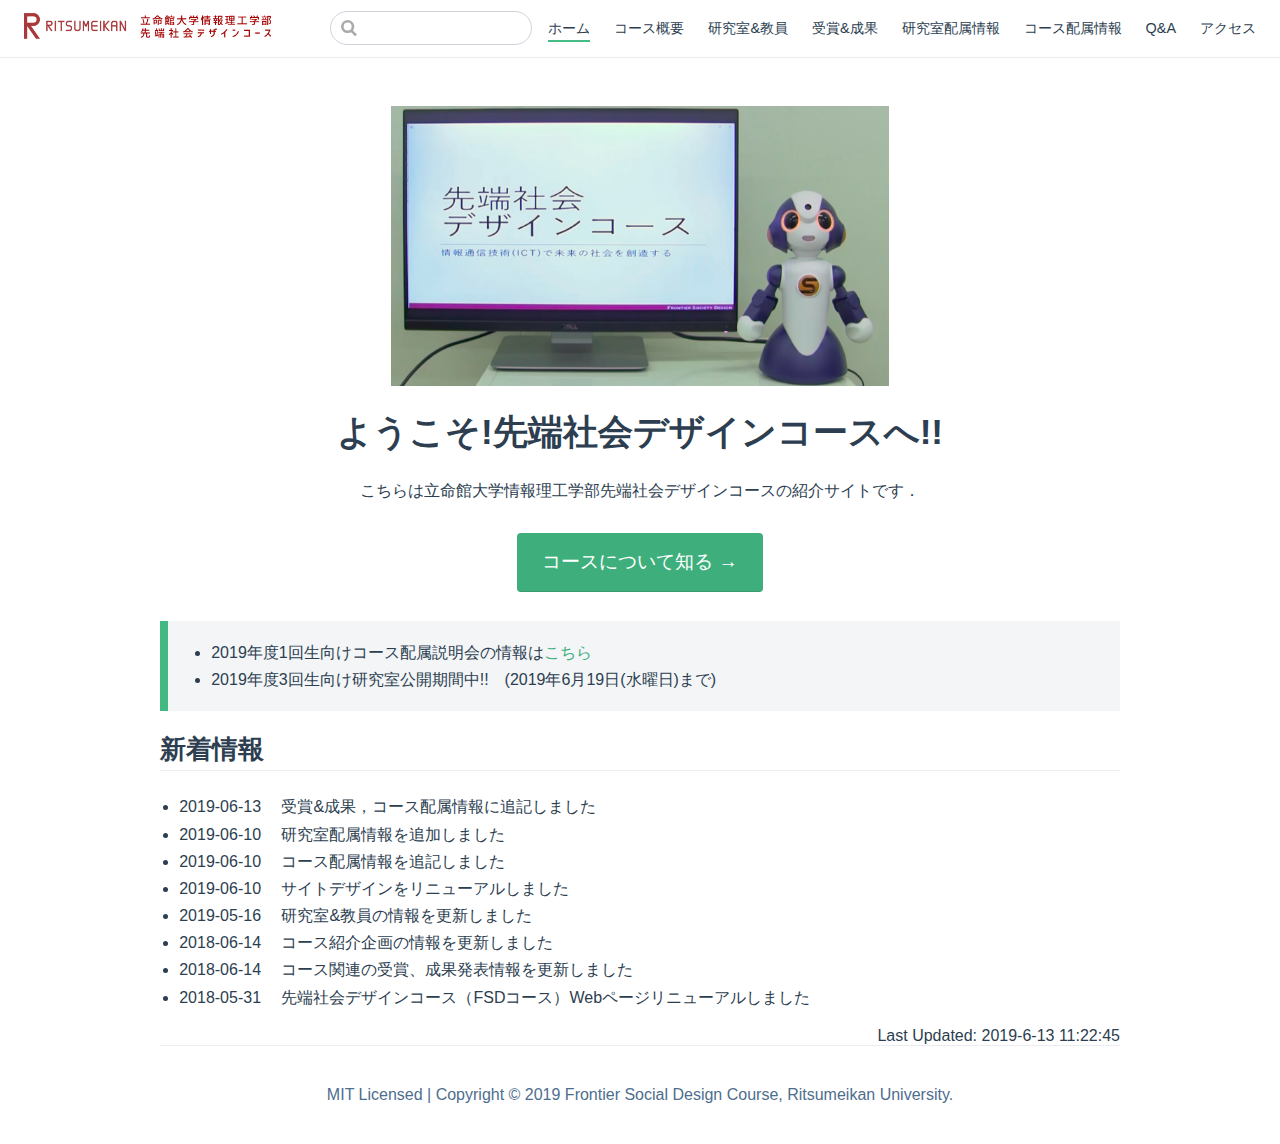
<file: index.html>
<!DOCTYPE html>
<html lang="ja">
  <head>
    <meta charset="utf-8">
    <meta name="viewport" content="width=device-width,initial-scale=1">
    <title>立命館大学 情報理工学部 先端社会デザインコース</title>
    <meta name="description" content="">
    <link rel="icon" type="image/png" href="assets/img/favicon.ico">
  <link rel="stylesheet" type="text/css" href="https://fonts.googleapis.com/css?family=Nunito+Sans:400,700,900">
    <meta name="og:url" content="https://www.fsd.ise.ritsumei.ac.jp"><meta name="og:type" content="website"><meta name="og:title" content="立命館大学情報理工学部先端社会デザインコース"><meta name="og:description" content="立命館大学情報理工学部先端社会デザインコースの公式サイトです"><meta name="og:image" content="/assets/img/images/1.jpg">
    <link rel="preload" href="/assets/css/0.styles.66b4b140.css" as="style"><link rel="preload" href="/assets/js/app.4ae58cb5.js" as="script"><link rel="preload" href="/assets/js/3.7acbf32a.js" as="script"><link rel="preload" href="/assets/js/2.1344c30c.js" as="script"><link rel="preload" href="/assets/js/6.e28913fe.js" as="script"><link rel="prefetch" href="/assets/js/10.4188062b.js"><link rel="prefetch" href="/assets/js/11.ef052476.js"><link rel="prefetch" href="/assets/js/12.03fa899f.js"><link rel="prefetch" href="/assets/js/13.2492c3f8.js"><link rel="prefetch" href="/assets/js/14.959e7fba.js"><link rel="prefetch" href="/assets/js/4.47a567e3.js"><link rel="prefetch" href="/assets/js/5.c2bc84ff.js"><link rel="prefetch" href="/assets/js/7.35b9ebbd.js"><link rel="prefetch" href="/assets/js/8.4a0cc037.js"><link rel="prefetch" href="/assets/js/9.e9fdb586.js">
    <link rel="stylesheet" href="/assets/css/0.styles.66b4b140.css">
  </head>
  <body>
    <div id="app" data-server-rendered="true"><div class="theme-container no-sidebar"><header class="navbar"><div class="sidebar-button"><svg xmlns="http://www.w3.org/2000/svg" aria-hidden="true" role="img" viewBox="0 0 448 512" class="icon"><path fill="currentColor" d="M436 124H12c-6.627 0-12-5.373-12-12V80c0-6.627 5.373-12 12-12h424c6.627 0 12 5.373 12 12v32c0 6.627-5.373 12-12 12zm0 160H12c-6.627 0-12-5.373-12-12v-32c0-6.627 5.373-12 12-12h424c6.627 0 12 5.373 12 12v32c0 6.627-5.373 12-12 12zm0 160H12c-6.627 0-12-5.373-12-12v-32c0-6.627 5.373-12 12-12h424c6.627 0 12 5.373 12 12v32c0 6.627-5.373 12-12 12z"></path></svg></div> <a href="/" class="home-link router-link-exact-active router-link-active"><img src="assets/img/logo.png" alt="立命館大学 情報理工学部 先端社会デザインコース" class="logo"></a> <div class="links"><div class="search-box"><input aria-label="Search" autocomplete="off" spellcheck="false" value=""> <!----></div> <nav class="nav-links can-hide"><div class="nav-item"><a href="/" class="nav-link router-link-exact-active router-link-active">ホーム</a></div><div class="nav-item"><a href="/about.html" class="nav-link">コース概要</a></div><div class="nav-item"><a href="/research.html" class="nav-link">研究室&amp;教員</a></div><div class="nav-item"><a href="/award.html" class="nav-link">受賞&amp;成果</a></div><div class="nav-item"><a href="/linfo.html" class="nav-link">研究室配属情報</a></div><div class="nav-item"><a href="/cinfo.html" class="nav-link">コース配属情報</a></div><div class="nav-item"><a href="/qanda.html" class="nav-link">Q&amp;A</a></div><div class="nav-item"><a href="/access.html" class="nav-link">アクセス</a></div> <!----></nav></div></header> <div class="sidebar-mask"></div> <aside class="sidebar"><nav class="nav-links"><div class="nav-item"><a href="/" class="nav-link router-link-exact-active router-link-active">ホーム</a></div><div class="nav-item"><a href="/about.html" class="nav-link">コース概要</a></div><div class="nav-item"><a href="/research.html" class="nav-link">研究室&amp;教員</a></div><div class="nav-item"><a href="/award.html" class="nav-link">受賞&amp;成果</a></div><div class="nav-item"><a href="/linfo.html" class="nav-link">研究室配属情報</a></div><div class="nav-item"><a href="/cinfo.html" class="nav-link">コース配属情報</a></div><div class="nav-item"><a href="/qanda.html" class="nav-link">Q&amp;A</a></div><div class="nav-item"><a href="/access.html" class="nav-link">アクセス</a></div> <!----></nav>  <ul class="sidebar-links"><li><section class="sidebar-group depth-0"><p class="sidebar-heading open"><span>Home</span> <!----></p> <ul class="sidebar-links sidebar-group-items"><li><a href="/#新着情報" class="sidebar-link">新着情報</a><ul class="sidebar-sub-headers"></ul></li></ul></section></li></ul> </aside> <main aria-labelledby="main-title" class="home"><header class="hero"><img src="assets/img/images/1.jpg" alt="hero"> <!----></header> <!----> <div class="theme-default-content custom content__default"><!----> <div style="text-align:center;"><h1>ようこそ!先端社会デザインコースへ!!</h1> <p>こちらは立命館大学情報理工学部先端社会デザインコースの紹介サイトです．</p></div> <div class="hero"><p class="action"><a href="about.html" class="nav-link action-button">コースについて知る →</a></p></div> <div class="tip custom-block"><ul><li>2019年度1回生向けコース配属説明会の情報は<a href="/cinfo.html" title="コース配属情報">こちら</a></li> <li>2019年度3回生向け研究室公開期間中!!　(2019年6月19日(水曜日)まで)</li></ul></div> <h2 id="新着情報"><a href="#新着情報" aria-hidden="true" class="header-anchor">#</a> 新着情報</h2> <ul><li>2019-06-13 　受賞&amp;成果，コース配属情報に追記しました</li> <li>2019-06-10 　研究室配属情報を追加しました</li> <li>2019-06-10 　コース配属情報を追記しました</li> <li>2019-06-10 　サイトデザインをリニューアルしました</li> <li>2019-05-16 　研究室&amp;教員の情報を更新しました</li> <li>2018-06-14 　コース紹介企画の情報を更新しました</li> <li>2018-06-14 　コース関連の受賞、成果発表情報を更新しました</li> <li>2018-05-31 　先端社会デザインコース（FSDコース）Webページリニューアルしました</li></ul></div> <div class="last-updated" style="text-align:right"><span class="prefix">Last Updated: </span> <span class="time">2019-6-13 11:22:45</span></div> <div class="footer">
      MIT Licensed | Copyright © 2019 Frontier Social Design Course, Ritsumeikan University.
    </div></main></div><div class="global-ui"></div></div>
    <script src="/assets/js/app.4ae58cb5.js" defer></script><script src="/assets/js/3.7acbf32a.js" defer></script><script src="/assets/js/2.1344c30c.js" defer></script><script src="/assets/js/6.e28913fe.js" defer></script>
  </body>
</html>
</file>
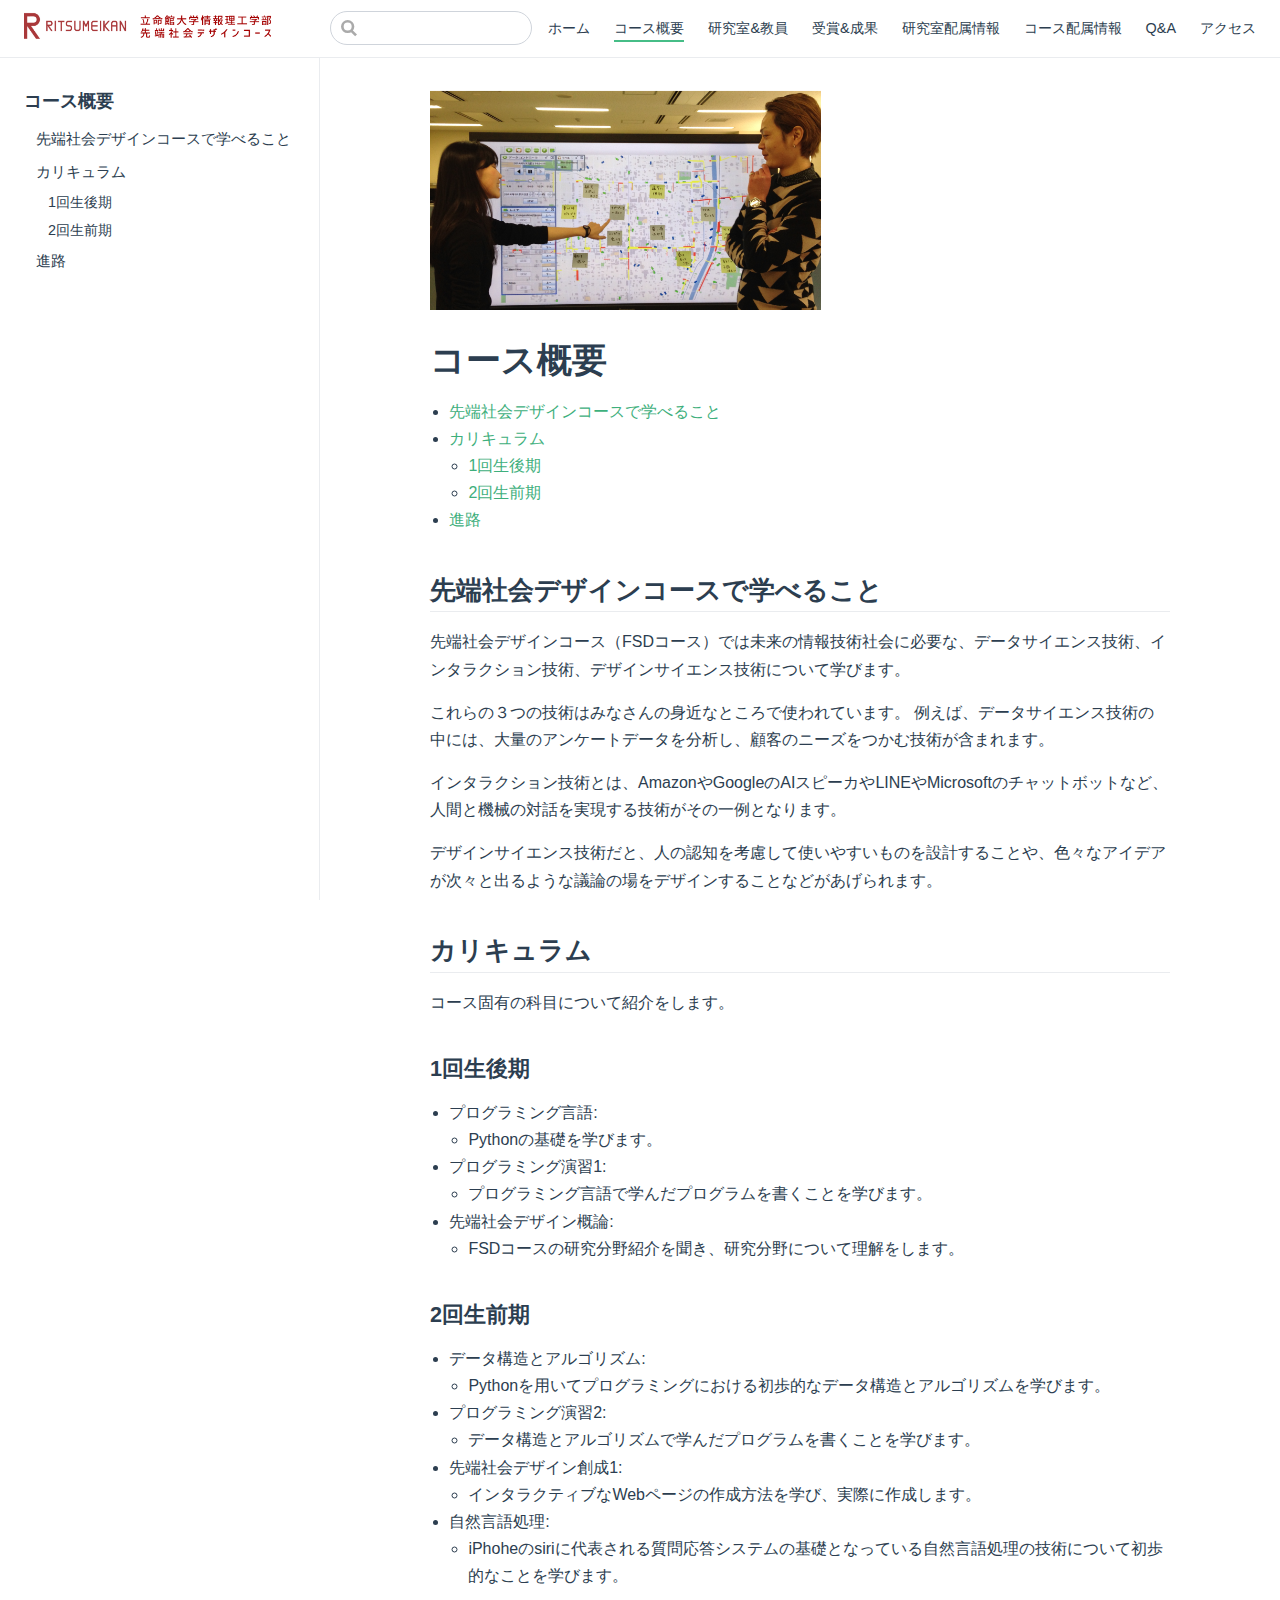
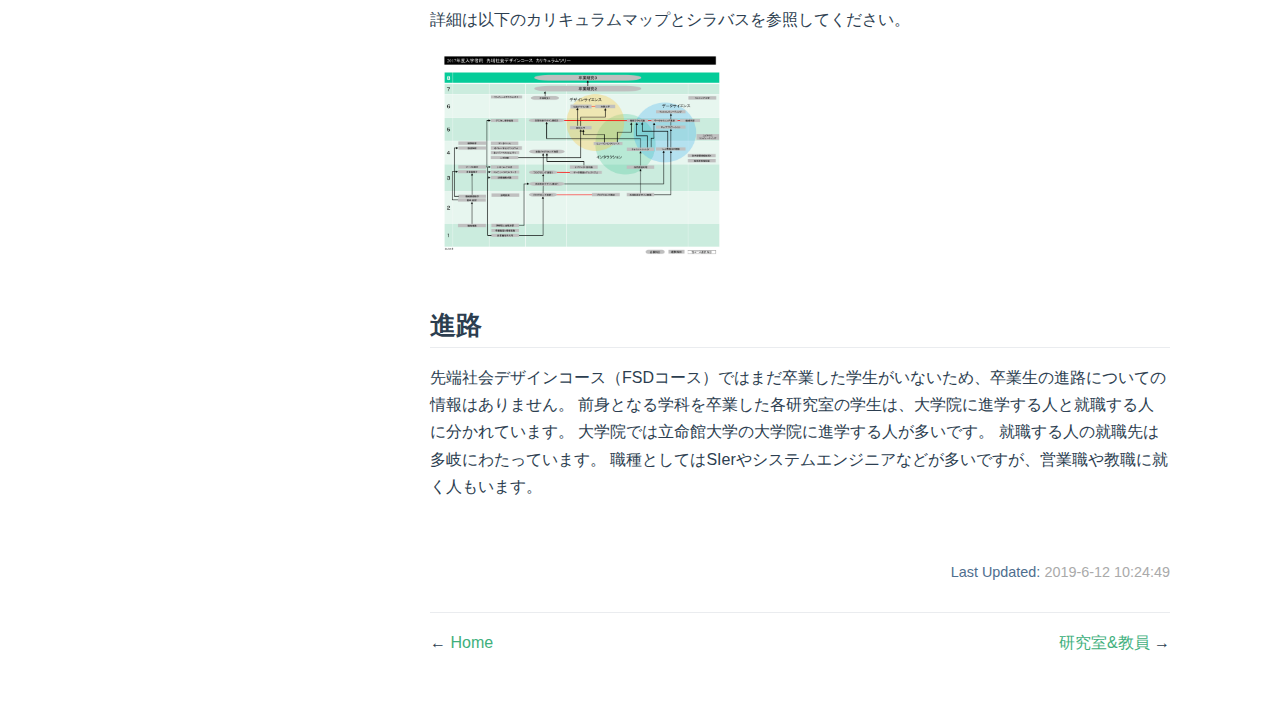
<file: about.html>
<!DOCTYPE html>
<html lang="ja">
  <head>
    <meta charset="utf-8">
    <meta name="viewport" content="width=device-width,initial-scale=1">
    <title>コース概要 | 立命館大学 情報理工学部 先端社会デザインコース</title>
    <meta name="description" content="">
    <link rel="icon" type="image/png" href="assets/img/favicon.ico">
  <link rel="stylesheet" type="text/css" href="https://fonts.googleapis.com/css?family=Nunito+Sans:400,700,900">
    
    <link rel="preload" href="/assets/css/0.styles.66b4b140.css" as="style"><link rel="preload" href="/assets/js/app.4ae58cb5.js" as="script"><link rel="preload" href="/assets/js/3.7acbf32a.js" as="script"><link rel="preload" href="/assets/js/2.1344c30c.js" as="script"><link rel="preload" href="/assets/js/7.35b9ebbd.js" as="script"><link rel="prefetch" href="/assets/js/10.4188062b.js"><link rel="prefetch" href="/assets/js/11.ef052476.js"><link rel="prefetch" href="/assets/js/12.03fa899f.js"><link rel="prefetch" href="/assets/js/13.2492c3f8.js"><link rel="prefetch" href="/assets/js/14.959e7fba.js"><link rel="prefetch" href="/assets/js/4.47a567e3.js"><link rel="prefetch" href="/assets/js/5.c2bc84ff.js"><link rel="prefetch" href="/assets/js/6.e28913fe.js"><link rel="prefetch" href="/assets/js/8.4a0cc037.js"><link rel="prefetch" href="/assets/js/9.e9fdb586.js">
    <link rel="stylesheet" href="/assets/css/0.styles.66b4b140.css">
  </head>
  <body>
    <div id="app" data-server-rendered="true"><div class="theme-container"><header class="navbar"><div class="sidebar-button"><svg xmlns="http://www.w3.org/2000/svg" aria-hidden="true" role="img" viewBox="0 0 448 512" class="icon"><path fill="currentColor" d="M436 124H12c-6.627 0-12-5.373-12-12V80c0-6.627 5.373-12 12-12h424c6.627 0 12 5.373 12 12v32c0 6.627-5.373 12-12 12zm0 160H12c-6.627 0-12-5.373-12-12v-32c0-6.627 5.373-12 12-12h424c6.627 0 12 5.373 12 12v32c0 6.627-5.373 12-12 12zm0 160H12c-6.627 0-12-5.373-12-12v-32c0-6.627 5.373-12 12-12h424c6.627 0 12 5.373 12 12v32c0 6.627-5.373 12-12 12z"></path></svg></div> <a href="/" class="home-link router-link-active"><img src="assets/img/logo.png" alt="立命館大学 情報理工学部 先端社会デザインコース" class="logo"></a> <div class="links"><div class="search-box"><input aria-label="Search" autocomplete="off" spellcheck="false" value=""> <!----></div> <nav class="nav-links can-hide"><div class="nav-item"><a href="/" class="nav-link">ホーム</a></div><div class="nav-item"><a href="/about.html" class="nav-link router-link-exact-active router-link-active">コース概要</a></div><div class="nav-item"><a href="/research.html" class="nav-link">研究室&amp;教員</a></div><div class="nav-item"><a href="/award.html" class="nav-link">受賞&amp;成果</a></div><div class="nav-item"><a href="/linfo.html" class="nav-link">研究室配属情報</a></div><div class="nav-item"><a href="/cinfo.html" class="nav-link">コース配属情報</a></div><div class="nav-item"><a href="/qanda.html" class="nav-link">Q&amp;A</a></div><div class="nav-item"><a href="/access.html" class="nav-link">アクセス</a></div> <!----></nav></div></header> <div class="sidebar-mask"></div> <aside class="sidebar"><nav class="nav-links"><div class="nav-item"><a href="/" class="nav-link">ホーム</a></div><div class="nav-item"><a href="/about.html" class="nav-link router-link-exact-active router-link-active">コース概要</a></div><div class="nav-item"><a href="/research.html" class="nav-link">研究室&amp;教員</a></div><div class="nav-item"><a href="/award.html" class="nav-link">受賞&amp;成果</a></div><div class="nav-item"><a href="/linfo.html" class="nav-link">研究室配属情報</a></div><div class="nav-item"><a href="/cinfo.html" class="nav-link">コース配属情報</a></div><div class="nav-item"><a href="/qanda.html" class="nav-link">Q&amp;A</a></div><div class="nav-item"><a href="/access.html" class="nav-link">アクセス</a></div> <!----></nav>  <ul class="sidebar-links"><li><section class="sidebar-group depth-0"><p class="sidebar-heading open"><span>コース概要</span> <!----></p> <ul class="sidebar-links sidebar-group-items"><li><a href="/about.html#先端社会デザインコースで学べること" class="sidebar-link">先端社会デザインコースで学べること</a><ul class="sidebar-sub-headers"></ul></li><li><a href="/about.html#カリキュラム" class="sidebar-link">カリキュラム</a><ul class="sidebar-sub-headers"><li class="sidebar-sub-header"><a href="/about.html#_1回生後期" class="sidebar-link">1回生後期</a></li><li class="sidebar-sub-header"><a href="/about.html#_2回生前期" class="sidebar-link">2回生前期</a></li></ul></li><li><a href="/about.html#進路" class="sidebar-link">進路</a><ul class="sidebar-sub-headers"></ul></li></ul></section></li></ul> </aside> <main class="page"> <div class="theme-default-content content__default"><img src="assets/img/images/3.jpg" height="220" alt="ディスカッションの様子"> <h1 id="コース概要"><a href="#コース概要" aria-hidden="true" class="header-anchor">#</a> コース概要</h1> <p></p><div class="table-of-contents"><ul><li><a href="#先端社会デザインコースで学べること">先端社会デザインコースで学べること</a></li><li><a href="#カリキュラム">カリキュラム</a><ul><li><a href="#_1回生後期">1回生後期</a></li><li><a href="#_2回生前期">2回生前期</a></li></ul></li><li><a href="#進路">進路</a></li></ul></div><p></p> <h2 id="先端社会デザインコースで学べること"><a href="#先端社会デザインコースで学べること" aria-hidden="true" class="header-anchor">#</a> 先端社会デザインコースで学べること</h2> <p>先端社会デザインコース（FSDコース）では未来の情報技術社会に必要な、データサイエンス技術、インタラクション技術、デザインサイエンス技術について学びます。</p> <p>これらの３つの技術はみなさんの身近なところで使われています。 例えば、データサイエンス技術の中には、大量のアンケートデータを分析し、顧客のニーズをつかむ技術が含まれます。</p> <p>インタラクション技術とは、AmazonやGoogleのAIスピーカやLINEやMicrosoftのチャットボットなど、人間と機械の対話を実現する技術がその一例となります。</p> <p>デザインサイエンス技術だと、人の認知を考慮して使いやすいものを設計することや、色々なアイデアが次々と出るような議論の場をデザインすることなどがあげられます。</p> <h2 id="カリキュラム"><a href="#カリキュラム" aria-hidden="true" class="header-anchor">#</a> カリキュラム</h2> <p>コース固有の科目について紹介をします。</p> <h3 id="_1回生後期"><a href="#_1回生後期" aria-hidden="true" class="header-anchor">#</a> 1回生後期</h3> <ul><li>プログラミング言語:
<ul><li>Pythonの基礎を学びます。</li></ul></li> <li>プログラミング演習1:
<ul><li>プログラミング言語で学んだプログラムを書くことを学びます。</li></ul></li> <li>先端社会デザイン概論:
<ul><li>FSDコースの研究分野紹介を聞き、研究分野について理解をします。</li></ul></li></ul> <h3 id="_2回生前期"><a href="#_2回生前期" aria-hidden="true" class="header-anchor">#</a> 2回生前期</h3> <ul><li>データ構造とアルゴリズム:
<ul><li>Pythonを用いてプログラミングにおける初歩的なデータ構造とアルゴリズムを学びます。</li></ul></li> <li>プログラミング演習2:
<ul><li>データ構造とアルゴリズムで学んだプログラムを書くことを学びます。</li></ul></li> <li>先端社会デザイン創成1:
<ul><li>インタラクティブなWebページの作成方法を学び、実際に作成します。</li></ul></li> <li>自然言語処理:
<ul><li>iPhoheのsiriに代表される質問応答システムの基礎となっている自然言語処理の技術について初歩的なことを学びます。</li></ul></li></ul> <p>詳細は以下のカリキュラムマップとシラバスを参照してください。</p> <p><a href="assets/img/curriculum.png" target="_blank"><img src="assets/img/curriculum.png" width="300"></a></p> <h2 id="進路"><a href="#進路" aria-hidden="true" class="header-anchor">#</a> 進路</h2> <p>先端社会デザインコース（FSDコース）ではまだ卒業した学生がいないため、卒業生の進路についての情報はありません。 前身となる学科を卒業した各研究室の学生は、大学院に進学する人と就職する人に分かれています。 大学院では立命館大学の大学院に進学する人が多いです。 就職する人の就職先は多岐にわたっています。 職種としてはSIerやシステムエンジニアなどが多いですが、営業職や教職に就く人もいます。</p></div> <footer class="page-edit"><!----> <div class="last-updated"><span class="prefix">Last Updated: </span> <span class="time">2019-6-12 10:24:49</span></div></footer> <div class="page-nav"><p class="inner"><span class="prev">
        ←
        <a href="/" class="prev router-link-active">
          Home
        </a></span> <span class="next"><a href="/research.html">
          研究室&amp;教員
        </a>
        →
      </span></p></div> </main></div><div class="global-ui"></div></div>
    <script src="/assets/js/app.4ae58cb5.js" defer></script><script src="/assets/js/3.7acbf32a.js" defer></script><script src="/assets/js/2.1344c30c.js" defer></script><script src="/assets/js/7.35b9ebbd.js" defer></script>
  </body>
</html>
</file>
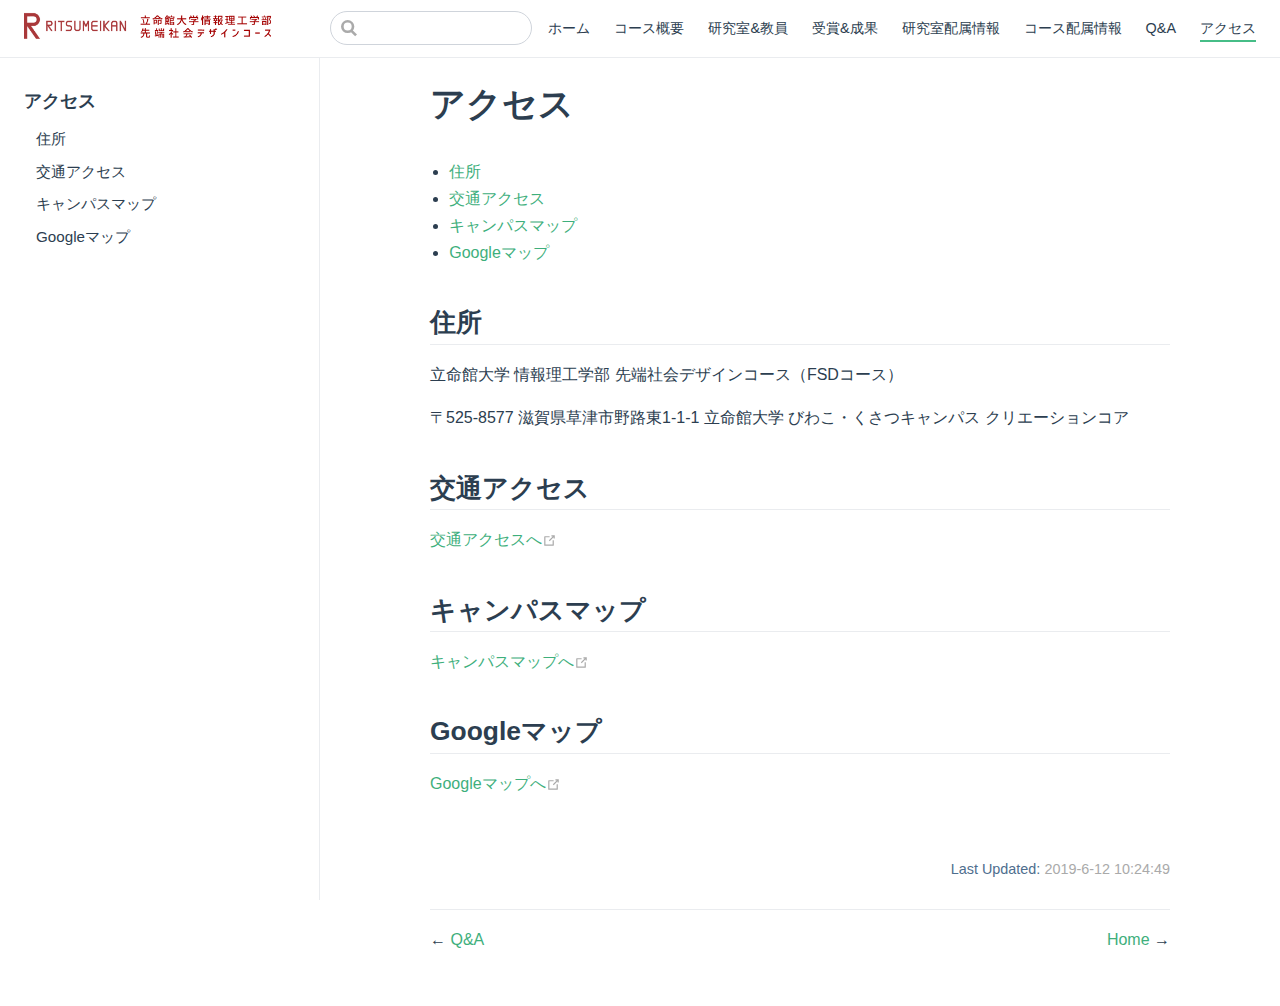
<file: access.html>
<!DOCTYPE html>
<html lang="ja">
  <head>
    <meta charset="utf-8">
    <meta name="viewport" content="width=device-width,initial-scale=1">
    <title>アクセス | 立命館大学 情報理工学部 先端社会デザインコース</title>
    <meta name="description" content="">
    <link rel="icon" type="image/png" href="assets/img/favicon.ico">
  <link rel="stylesheet" type="text/css" href="https://fonts.googleapis.com/css?family=Nunito+Sans:400,700,900">
    
    <link rel="preload" href="/assets/css/0.styles.66b4b140.css" as="style"><link rel="preload" href="/assets/js/app.4ae58cb5.js" as="script"><link rel="preload" href="/assets/js/3.7acbf32a.js" as="script"><link rel="preload" href="/assets/js/2.1344c30c.js" as="script"><link rel="preload" href="/assets/js/8.4a0cc037.js" as="script"><link rel="prefetch" href="/assets/js/10.4188062b.js"><link rel="prefetch" href="/assets/js/11.ef052476.js"><link rel="prefetch" href="/assets/js/12.03fa899f.js"><link rel="prefetch" href="/assets/js/13.2492c3f8.js"><link rel="prefetch" href="/assets/js/14.959e7fba.js"><link rel="prefetch" href="/assets/js/4.47a567e3.js"><link rel="prefetch" href="/assets/js/5.c2bc84ff.js"><link rel="prefetch" href="/assets/js/6.e28913fe.js"><link rel="prefetch" href="/assets/js/7.35b9ebbd.js"><link rel="prefetch" href="/assets/js/9.e9fdb586.js">
    <link rel="stylesheet" href="/assets/css/0.styles.66b4b140.css">
  </head>
  <body>
    <div id="app" data-server-rendered="true"><div class="theme-container"><header class="navbar"><div class="sidebar-button"><svg xmlns="http://www.w3.org/2000/svg" aria-hidden="true" role="img" viewBox="0 0 448 512" class="icon"><path fill="currentColor" d="M436 124H12c-6.627 0-12-5.373-12-12V80c0-6.627 5.373-12 12-12h424c6.627 0 12 5.373 12 12v32c0 6.627-5.373 12-12 12zm0 160H12c-6.627 0-12-5.373-12-12v-32c0-6.627 5.373-12 12-12h424c6.627 0 12 5.373 12 12v32c0 6.627-5.373 12-12 12zm0 160H12c-6.627 0-12-5.373-12-12v-32c0-6.627 5.373-12 12-12h424c6.627 0 12 5.373 12 12v32c0 6.627-5.373 12-12 12z"></path></svg></div> <a href="/" class="home-link router-link-active"><img src="assets/img/logo.png" alt="立命館大学 情報理工学部 先端社会デザインコース" class="logo"></a> <div class="links"><div class="search-box"><input aria-label="Search" autocomplete="off" spellcheck="false" value=""> <!----></div> <nav class="nav-links can-hide"><div class="nav-item"><a href="/" class="nav-link">ホーム</a></div><div class="nav-item"><a href="/about.html" class="nav-link">コース概要</a></div><div class="nav-item"><a href="/research.html" class="nav-link">研究室&amp;教員</a></div><div class="nav-item"><a href="/award.html" class="nav-link">受賞&amp;成果</a></div><div class="nav-item"><a href="/linfo.html" class="nav-link">研究室配属情報</a></div><div class="nav-item"><a href="/cinfo.html" class="nav-link">コース配属情報</a></div><div class="nav-item"><a href="/qanda.html" class="nav-link">Q&amp;A</a></div><div class="nav-item"><a href="/access.html" class="nav-link router-link-exact-active router-link-active">アクセス</a></div> <!----></nav></div></header> <div class="sidebar-mask"></div> <aside class="sidebar"><nav class="nav-links"><div class="nav-item"><a href="/" class="nav-link">ホーム</a></div><div class="nav-item"><a href="/about.html" class="nav-link">コース概要</a></div><div class="nav-item"><a href="/research.html" class="nav-link">研究室&amp;教員</a></div><div class="nav-item"><a href="/award.html" class="nav-link">受賞&amp;成果</a></div><div class="nav-item"><a href="/linfo.html" class="nav-link">研究室配属情報</a></div><div class="nav-item"><a href="/cinfo.html" class="nav-link">コース配属情報</a></div><div class="nav-item"><a href="/qanda.html" class="nav-link">Q&amp;A</a></div><div class="nav-item"><a href="/access.html" class="nav-link router-link-exact-active router-link-active">アクセス</a></div> <!----></nav>  <ul class="sidebar-links"><li><section class="sidebar-group depth-0"><p class="sidebar-heading open"><span>アクセス</span> <!----></p> <ul class="sidebar-links sidebar-group-items"><li><a href="/access.html#住所" class="sidebar-link">住所</a><ul class="sidebar-sub-headers"></ul></li><li><a href="/access.html#交通アクセス" class="sidebar-link">交通アクセス</a><ul class="sidebar-sub-headers"></ul></li><li><a href="/access.html#キャンパスマップ" class="sidebar-link">キャンパスマップ</a><ul class="sidebar-sub-headers"></ul></li><li><a href="/access.html#googleマップ" class="sidebar-link">Googleマップ</a><ul class="sidebar-sub-headers"></ul></li></ul></section></li></ul> </aside> <main class="page"> <div class="theme-default-content content__default"><h1 id="アクセス"><a href="#アクセス" aria-hidden="true" class="header-anchor">#</a> アクセス</h1> <p></p><div class="table-of-contents"><ul><li><a href="#住所">住所</a></li><li><a href="#交通アクセス">交通アクセス</a></li><li><a href="#キャンパスマップ">キャンパスマップ</a></li><li><a href="#googleマップ">Googleマップ</a></li></ul></div><p></p> <h2 id="住所"><a href="#住所" aria-hidden="true" class="header-anchor">#</a> 住所</h2> <p>立命館大学 情報理工学部 先端社会デザインコース（FSDコース）</p> <p>〒525-8577 滋賀県草津市野路東1-1-1 立命館大学 びわこ・くさつキャンパス クリエーションコア</p> <h2 id="交通アクセス"><a href="#交通アクセス" aria-hidden="true" class="header-anchor">#</a> 交通アクセス</h2> <p><a href="http://www.ritsumei.ac.jp/accessmap/bkc/" title="交通アクセスへ" target="_blank" rel="noopener noreferrer">交通アクセスへ<svg xmlns="http://www.w3.org/2000/svg" aria-hidden="true" x="0px" y="0px" viewBox="0 0 100 100" width="15" height="15" class="icon outbound"><path fill="currentColor" d="M18.8,85.1h56l0,0c2.2,0,4-1.8,4-4v-32h-8v28h-48v-48h28v-8h-32l0,0c-2.2,0-4,1.8-4,4v56C14.8,83.3,16.6,85.1,18.8,85.1z"></path> <polygon fill="currentColor" points="45.7,48.7 51.3,54.3 77.2,28.5 77.2,37.2 85.2,37.2 85.2,14.9 62.8,14.9 62.8,22.9 71.5,22.9"></polygon></svg></a></p> <h2 id="キャンパスマップ"><a href="#キャンパスマップ" aria-hidden="true" class="header-anchor">#</a> キャンパスマップ</h2> <p><a href="http://www.ritsumei.ac.jp/campusmap/#bkc" title="キャンパスマップへ" target="_blank" rel="noopener noreferrer">キャンパスマップへ<svg xmlns="http://www.w3.org/2000/svg" aria-hidden="true" x="0px" y="0px" viewBox="0 0 100 100" width="15" height="15" class="icon outbound"><path fill="currentColor" d="M18.8,85.1h56l0,0c2.2,0,4-1.8,4-4v-32h-8v28h-48v-48h28v-8h-32l0,0c-2.2,0-4,1.8-4,4v56C14.8,83.3,16.6,85.1,18.8,85.1z"></path> <polygon fill="currentColor" points="45.7,48.7 51.3,54.3 77.2,28.5 77.2,37.2 85.2,37.2 85.2,14.9 62.8,14.9 62.8,22.9 71.5,22.9"></polygon></svg></a></p> <h2 id="googleマップ"><a href="#googleマップ" aria-hidden="true" class="header-anchor">#</a> Googleマップ</h2> <p><a href="https://www.google.co.jp/maps/place/%E3%82%AF%E3%83%AA%E3%82%A8%E3%83%BC%E3%82%B7%E3%83%A7%E3%83%B3+%E3%82%B3%E3%82%A2/@34.9794185,135.9628698,17.98z/data=!4m8!1m2!3m1!2z56uL5ZG96aSo5aSn5a2mIOOBs-OCj-OBk-ODu-OBj-OBleOBpOOCreODo-ODs-ODkeOCuQ!3m4!1s0x60016dc10d61a45d:0xe0faa970230f12c3!8m2!3d34.9795498!4d135.96434" title="Googleマップへ" target="_blank" rel="noopener noreferrer">Googleマップへ<svg xmlns="http://www.w3.org/2000/svg" aria-hidden="true" x="0px" y="0px" viewBox="0 0 100 100" width="15" height="15" class="icon outbound"><path fill="currentColor" d="M18.8,85.1h56l0,0c2.2,0,4-1.8,4-4v-32h-8v28h-48v-48h28v-8h-32l0,0c-2.2,0-4,1.8-4,4v56C14.8,83.3,16.6,85.1,18.8,85.1z"></path> <polygon fill="currentColor" points="45.7,48.7 51.3,54.3 77.2,28.5 77.2,37.2 85.2,37.2 85.2,14.9 62.8,14.9 62.8,22.9 71.5,22.9"></polygon></svg></a></p></div> <footer class="page-edit"><!----> <div class="last-updated"><span class="prefix">Last Updated: </span> <span class="time">2019-6-12 10:24:49</span></div></footer> <div class="page-nav"><p class="inner"><span class="prev">
        ←
        <a href="/qanda.html" class="prev">
          Q&amp;A
        </a></span> <span class="next"><a href="/" class="router-link-active">
          Home
        </a>
        →
      </span></p></div> </main></div><div class="global-ui"></div></div>
    <script src="/assets/js/app.4ae58cb5.js" defer></script><script src="/assets/js/3.7acbf32a.js" defer></script><script src="/assets/js/2.1344c30c.js" defer></script><script src="/assets/js/8.4a0cc037.js" defer></script>
  </body>
</html>
</file>
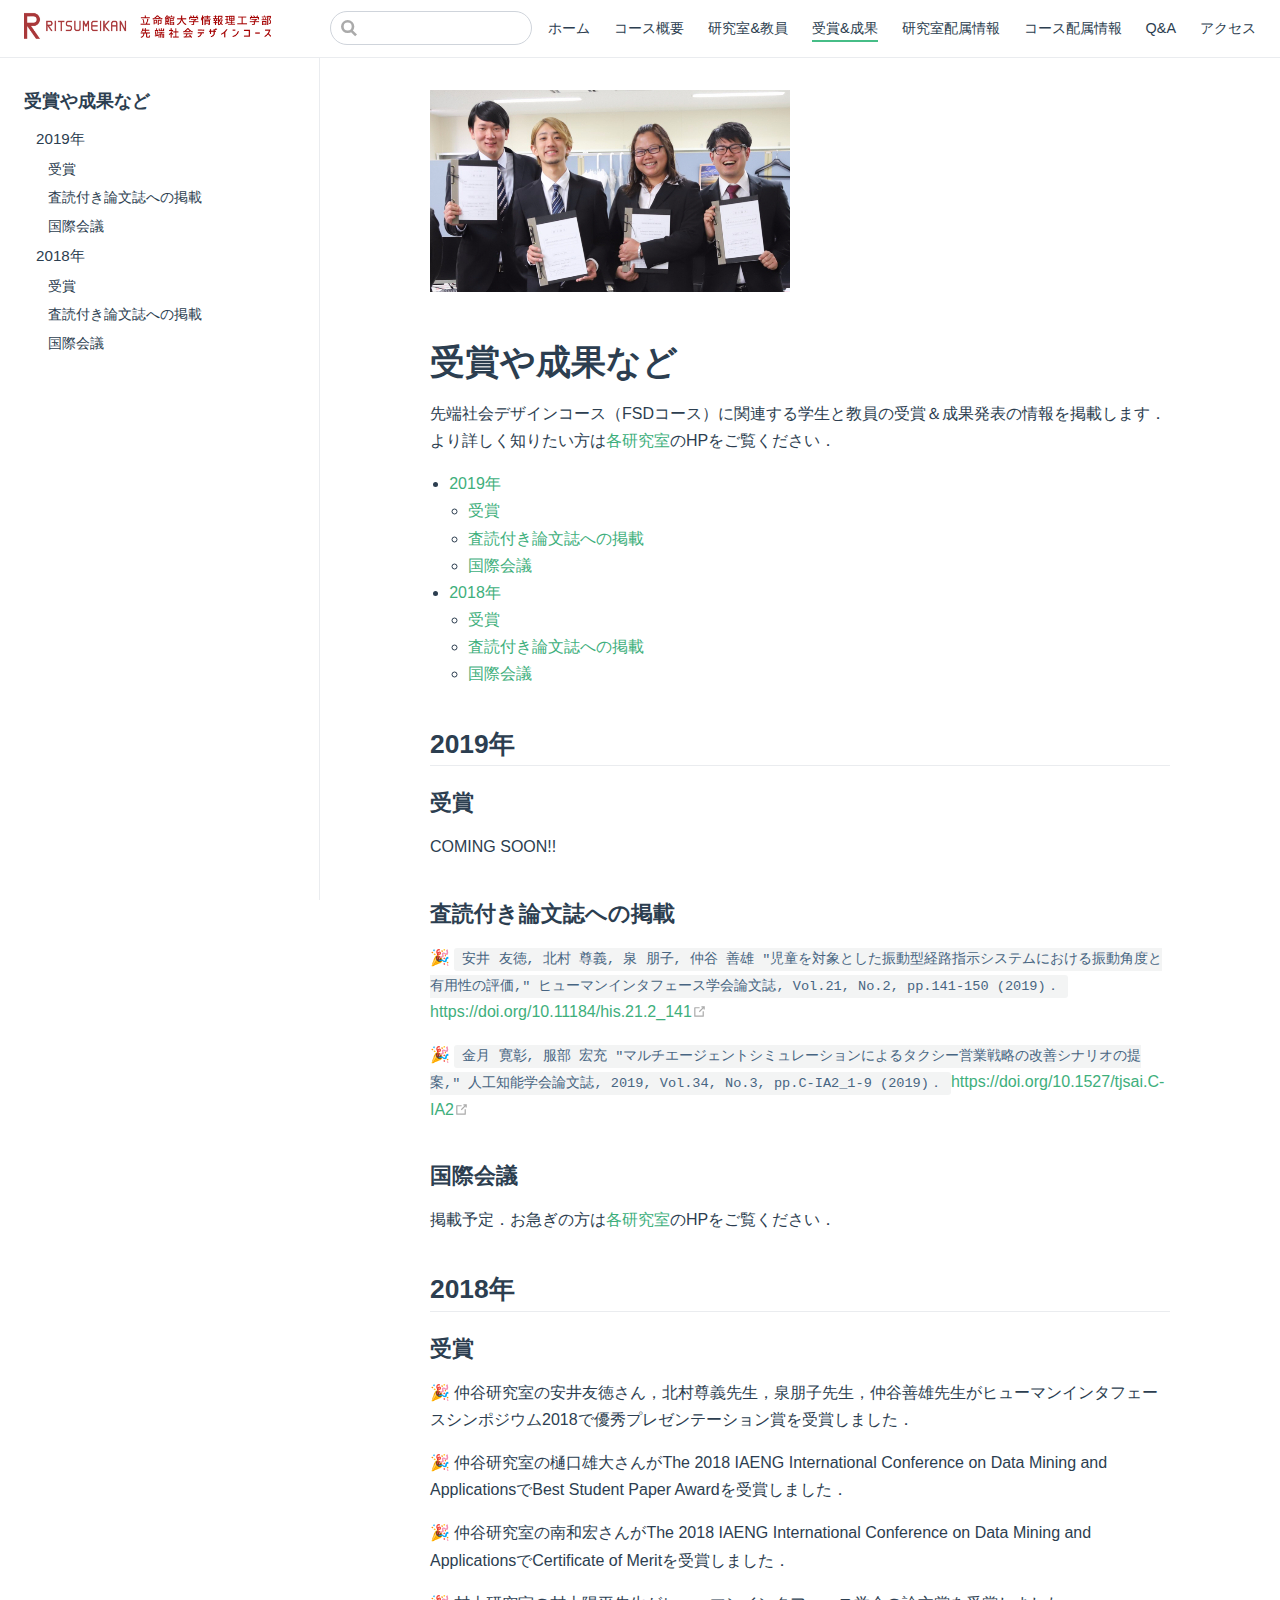
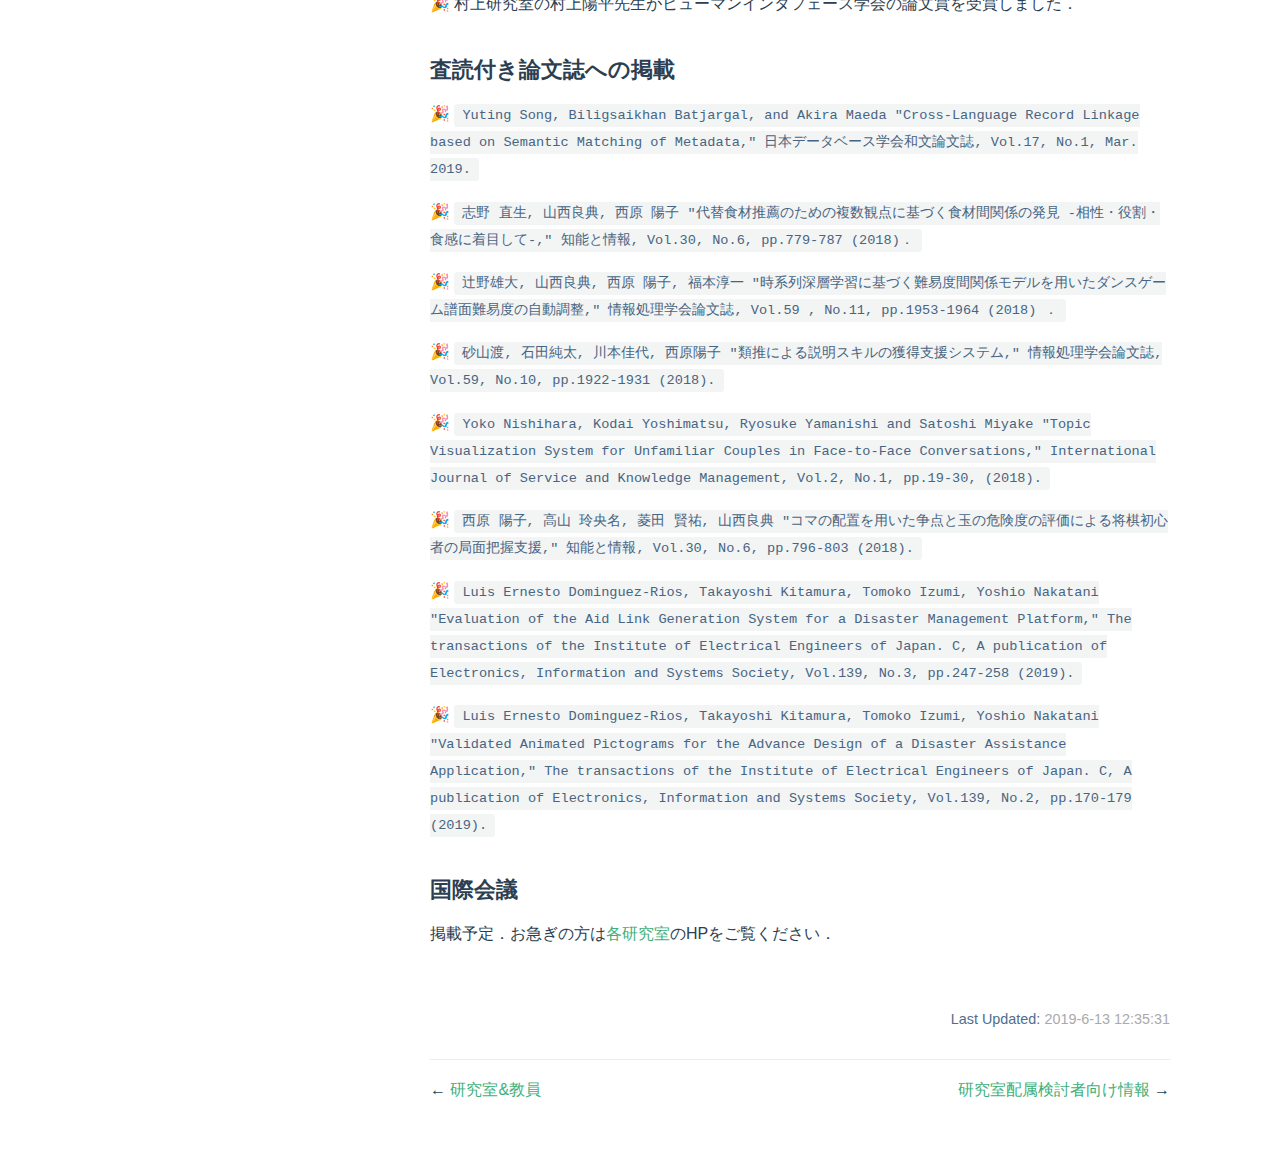
<file: award.html>
<!DOCTYPE html>
<html lang="ja">
  <head>
    <meta charset="utf-8">
    <meta name="viewport" content="width=device-width,initial-scale=1">
    <title>受賞や成果など | 立命館大学 情報理工学部 先端社会デザインコース</title>
    <meta name="description" content="">
    <link rel="icon" type="image/png" href="assets/img/favicon.ico">
  <link rel="stylesheet" type="text/css" href="https://fonts.googleapis.com/css?family=Nunito+Sans:400,700,900">
    
    <link rel="preload" href="/assets/css/0.styles.66b4b140.css" as="style"><link rel="preload" href="/assets/js/app.4ae58cb5.js" as="script"><link rel="preload" href="/assets/js/3.7acbf32a.js" as="script"><link rel="preload" href="/assets/js/2.1344c30c.js" as="script"><link rel="preload" href="/assets/js/9.e9fdb586.js" as="script"><link rel="prefetch" href="/assets/js/10.4188062b.js"><link rel="prefetch" href="/assets/js/11.ef052476.js"><link rel="prefetch" href="/assets/js/12.03fa899f.js"><link rel="prefetch" href="/assets/js/13.2492c3f8.js"><link rel="prefetch" href="/assets/js/14.959e7fba.js"><link rel="prefetch" href="/assets/js/4.47a567e3.js"><link rel="prefetch" href="/assets/js/5.c2bc84ff.js"><link rel="prefetch" href="/assets/js/6.e28913fe.js"><link rel="prefetch" href="/assets/js/7.35b9ebbd.js"><link rel="prefetch" href="/assets/js/8.4a0cc037.js">
    <link rel="stylesheet" href="/assets/css/0.styles.66b4b140.css">
  </head>
  <body>
    <div id="app" data-server-rendered="true"><div class="theme-container"><header class="navbar"><div class="sidebar-button"><svg xmlns="http://www.w3.org/2000/svg" aria-hidden="true" role="img" viewBox="0 0 448 512" class="icon"><path fill="currentColor" d="M436 124H12c-6.627 0-12-5.373-12-12V80c0-6.627 5.373-12 12-12h424c6.627 0 12 5.373 12 12v32c0 6.627-5.373 12-12 12zm0 160H12c-6.627 0-12-5.373-12-12v-32c0-6.627 5.373-12 12-12h424c6.627 0 12 5.373 12 12v32c0 6.627-5.373 12-12 12zm0 160H12c-6.627 0-12-5.373-12-12v-32c0-6.627 5.373-12 12-12h424c6.627 0 12 5.373 12 12v32c0 6.627-5.373 12-12 12z"></path></svg></div> <a href="/" class="home-link router-link-active"><img src="assets/img/logo.png" alt="立命館大学 情報理工学部 先端社会デザインコース" class="logo"></a> <div class="links"><div class="search-box"><input aria-label="Search" autocomplete="off" spellcheck="false" value=""> <!----></div> <nav class="nav-links can-hide"><div class="nav-item"><a href="/" class="nav-link">ホーム</a></div><div class="nav-item"><a href="/about.html" class="nav-link">コース概要</a></div><div class="nav-item"><a href="/research.html" class="nav-link">研究室&amp;教員</a></div><div class="nav-item"><a href="/award.html" class="nav-link router-link-exact-active router-link-active">受賞&amp;成果</a></div><div class="nav-item"><a href="/linfo.html" class="nav-link">研究室配属情報</a></div><div class="nav-item"><a href="/cinfo.html" class="nav-link">コース配属情報</a></div><div class="nav-item"><a href="/qanda.html" class="nav-link">Q&amp;A</a></div><div class="nav-item"><a href="/access.html" class="nav-link">アクセス</a></div> <!----></nav></div></header> <div class="sidebar-mask"></div> <aside class="sidebar"><nav class="nav-links"><div class="nav-item"><a href="/" class="nav-link">ホーム</a></div><div class="nav-item"><a href="/about.html" class="nav-link">コース概要</a></div><div class="nav-item"><a href="/research.html" class="nav-link">研究室&amp;教員</a></div><div class="nav-item"><a href="/award.html" class="nav-link router-link-exact-active router-link-active">受賞&amp;成果</a></div><div class="nav-item"><a href="/linfo.html" class="nav-link">研究室配属情報</a></div><div class="nav-item"><a href="/cinfo.html" class="nav-link">コース配属情報</a></div><div class="nav-item"><a href="/qanda.html" class="nav-link">Q&amp;A</a></div><div class="nav-item"><a href="/access.html" class="nav-link">アクセス</a></div> <!----></nav>  <ul class="sidebar-links"><li><section class="sidebar-group depth-0"><p class="sidebar-heading open"><span>受賞や成果など</span> <!----></p> <ul class="sidebar-links sidebar-group-items"><li><a href="/award.html#_2019年" class="sidebar-link">2019年</a><ul class="sidebar-sub-headers"><li class="sidebar-sub-header"><a href="/award.html#受賞" class="sidebar-link">受賞</a></li><li class="sidebar-sub-header"><a href="/award.html#査読付き論文誌への掲載" class="sidebar-link">査読付き論文誌への掲載</a></li><li class="sidebar-sub-header"><a href="/award.html#国際会議" class="sidebar-link">国際会議</a></li></ul></li><li><a href="/award.html#_2018年" class="sidebar-link">2018年</a><ul class="sidebar-sub-headers"><li class="sidebar-sub-header"><a href="/award.html#受賞-2" class="sidebar-link">受賞</a></li><li class="sidebar-sub-header"><a href="/award.html#査読付き論文誌への掲載-2" class="sidebar-link">査読付き論文誌への掲載</a></li><li class="sidebar-sub-header"><a href="/award.html#国際会議-2" class="sidebar-link">国際会議</a></li></ul></li></ul></section></li></ul> </aside> <main class="page"> <div class="theme-default-content content__default"><p><img src="assets/img/images/2.jpg" alt="卒業式の日の写真" title="卒業式の日の写真"></p> <h1 id="受賞や成果など"><a href="#受賞や成果など" aria-hidden="true" class="header-anchor">#</a> 受賞や成果など</h1> <p>先端社会デザインコース（FSDコース）に関連する学生と教員の受賞＆成果発表の情報を掲載します．
より詳しく知りたい方は<a href="/research.html#研究室" title="各研究室">各研究室</a>のHPをご覧ください．</p> <p></p><div class="table-of-contents"><ul><li><a href="#_2019年">2019年</a><ul><li><a href="#受賞">受賞</a></li><li><a href="#査読付き論文誌への掲載">査読付き論文誌への掲載</a></li><li><a href="#国際会議">国際会議</a></li></ul></li><li><a href="#_2018年">2018年</a><ul><li><a href="#受賞">受賞</a></li><li><a href="#査読付き論文誌への掲載">査読付き論文誌への掲載</a></li><li><a href="#国際会議">国際会議</a></li></ul></li></ul></div><p></p> <h2 id="_2019年"><a href="#_2019年" aria-hidden="true" class="header-anchor">#</a> 2019年</h2> <h3 id="受賞"><a href="#受賞" aria-hidden="true" class="header-anchor">#</a> 受賞</h3> <p>COMING SOON!!</p> <h3 id="査読付き論文誌への掲載"><a href="#査読付き論文誌への掲載" aria-hidden="true" class="header-anchor">#</a> 査読付き論文誌への掲載</h3> <p>🎉
<code>安井 友徳, 北村 尊義, 泉 朋子, 仲谷 善雄 &quot;児童を対象とした振動型経路指示システムにおける振動角度と有用性の評価,&quot; ヒューマンインタフェース学会論文誌, Vol.21, No.2, pp.141-150 (2019)．</code><a href="https://doi.org/10.11184/his.21.2_141" title="DOI" target="_blank" rel="noopener noreferrer">https://doi.org/10.11184/his.21.2_141<svg xmlns="http://www.w3.org/2000/svg" aria-hidden="true" x="0px" y="0px" viewBox="0 0 100 100" width="15" height="15" class="icon outbound"><path fill="currentColor" d="M18.8,85.1h56l0,0c2.2,0,4-1.8,4-4v-32h-8v28h-48v-48h28v-8h-32l0,0c-2.2,0-4,1.8-4,4v56C14.8,83.3,16.6,85.1,18.8,85.1z"></path> <polygon fill="currentColor" points="45.7,48.7 51.3,54.3 77.2,28.5 77.2,37.2 85.2,37.2 85.2,14.9 62.8,14.9 62.8,22.9 71.5,22.9"></polygon></svg></a></p> <p>🎉
<code>金月 寛彰, 服部 宏充 &quot;マルチエージェントシミュレーションによるタクシー営業戦略の改善シナリオの提案,&quot; 人工知能学会論文誌, 2019, Vol.34, No.3, pp.C-IA2_1-9 (2019)．</code><a href="https://doi.org/10.1527/tjsai.C-IA2" title="DOI" target="_blank" rel="noopener noreferrer">https://doi.org/10.1527/tjsai.C-IA2<svg xmlns="http://www.w3.org/2000/svg" aria-hidden="true" x="0px" y="0px" viewBox="0 0 100 100" width="15" height="15" class="icon outbound"><path fill="currentColor" d="M18.8,85.1h56l0,0c2.2,0,4-1.8,4-4v-32h-8v28h-48v-48h28v-8h-32l0,0c-2.2,0-4,1.8-4,4v56C14.8,83.3,16.6,85.1,18.8,85.1z"></path> <polygon fill="currentColor" points="45.7,48.7 51.3,54.3 77.2,28.5 77.2,37.2 85.2,37.2 85.2,14.9 62.8,14.9 62.8,22.9 71.5,22.9"></polygon></svg></a></p> <h3 id="国際会議"><a href="#国際会議" aria-hidden="true" class="header-anchor">#</a> 国際会議</h3> <p>掲載予定．お急ぎの方は<a href="/research.html#研究室" title="各研究室">各研究室</a>のHPをご覧ください．</p> <h2 id="_2018年"><a href="#_2018年" aria-hidden="true" class="header-anchor">#</a> 2018年</h2> <h3 id="受賞-2"><a href="#受賞-2" aria-hidden="true" class="header-anchor">#</a> 受賞</h3> <p>🎉
仲谷研究室の安井友徳さん，北村尊義先生，泉朋子先生，仲谷善雄先生がヒューマンインタフェースシンポジウム2018で優秀プレゼンテーション賞を受賞しました．</p> <p>🎉
仲谷研究室の樋口雄大さんがThe 2018 IAENG International Conference on Data Mining and ApplicationsでBest Student Paper Awardを受賞しました．</p> <p>🎉
仲谷研究室の南和宏さんがThe 2018 IAENG International Conference on Data Mining and ApplicationsでCertificate of Meritを受賞しました．</p> <p>🎉
村上研究室の村上陽平先生がヒューマンインタフェース学会の論文賞を受賞しました．</p> <h3 id="査読付き論文誌への掲載-2"><a href="#査読付き論文誌への掲載-2" aria-hidden="true" class="header-anchor">#</a> 査読付き論文誌への掲載</h3> <p>🎉
<code>Yuting Song, Biligsaikhan Batjargal, and Akira Maeda &quot;Cross-Language Record Linkage based on Semantic Matching of Metadata,&quot; 日本データベース学会和文論文誌, Vol.17, No.1, Mar. 2019.</code></p> <p>🎉
<code>志野 直生, 山西良典, 西原 陽子 &quot;代替食材推薦のための複数観点に基づく食材間関係の発見 -相性・役割・食感に着目して-,&quot; 知能と情報, Vol.30, No.6, pp.779-787 (2018)．</code></p> <p>🎉
<code>辻野雄大, 山西良典, 西原 陽子, 福本淳一 &quot;時系列深層学習に基づく難易度間関係モデルを用いたダンスゲーム譜面難易度の自動調整,&quot; 情報処理学会論文誌, Vol.59 , No.11, pp.1953-1964 (2018) ．</code></p> <p>🎉
<code>砂山渡, 石田純太, 川本佳代, 西原陽子 &quot;類推による説明スキルの獲得支援システム,&quot; 情報処理学会論文誌, Vol.59, No.10, pp.1922-1931 (2018).</code></p> <p>🎉
<code>Yoko Nishihara, Kodai Yoshimatsu, Ryosuke Yamanishi and Satoshi Miyake &quot;Topic Visualization System for Unfamiliar Couples in Face-to-Face Conversations,&quot; International Journal of Service and Knowledge Management, Vol.2, No.1, pp.19-30, (2018).</code></p> <p>🎉
<code>西原 陽子, 高山 玲央名, 菱田 賢祐, 山西良典 &quot;コマの配置を用いた争点と玉の危険度の評価による将棋初心者の局面把握支援,&quot; 知能と情報, Vol.30, No.6, pp.796-803 (2018).</code></p> <p>🎉
<code>Luis Ernesto Dominguez-Rios, Takayoshi Kitamura, Tomoko Izumi, Yoshio Nakatani &quot;Evaluation of the Aid Link Generation System for a Disaster Management Platform,&quot; The transactions of the Institute of Electrical Engineers of Japan. C, A publication of Electronics, Information and Systems Society, Vol.139, No.3, pp.247-258 (2019).</code></p> <p>🎉
<code>Luis Ernesto Dominguez-Rios, Takayoshi Kitamura, Tomoko Izumi, Yoshio Nakatani &quot;Validated Animated Pictograms for the Advance Design of a Disaster Assistance Application,&quot; The transactions of the Institute of Electrical Engineers of Japan. C, A publication of Electronics, Information and Systems Society, Vol.139, No.2, pp.170-179 (2019).</code></p> <h3 id="国際会議-2"><a href="#国際会議-2" aria-hidden="true" class="header-anchor">#</a> 国際会議</h3> <p>掲載予定．お急ぎの方は<a href="/research.html#研究室" title="各研究室">各研究室</a>のHPをご覧ください．</p></div> <footer class="page-edit"><!----> <div class="last-updated"><span class="prefix">Last Updated: </span> <span class="time">2019-6-13 12:35:31</span></div></footer> <div class="page-nav"><p class="inner"><span class="prev">
        ←
        <a href="/research.html" class="prev">
          研究室&amp;教員
        </a></span> <span class="next"><a href="/linfo.html">
          研究室配属検討者向け情報
        </a>
        →
      </span></p></div> </main></div><div class="global-ui"></div></div>
    <script src="/assets/js/app.4ae58cb5.js" defer></script><script src="/assets/js/3.7acbf32a.js" defer></script><script src="/assets/js/2.1344c30c.js" defer></script><script src="/assets/js/9.e9fdb586.js" defer></script>
  </body>
</html>
</file>
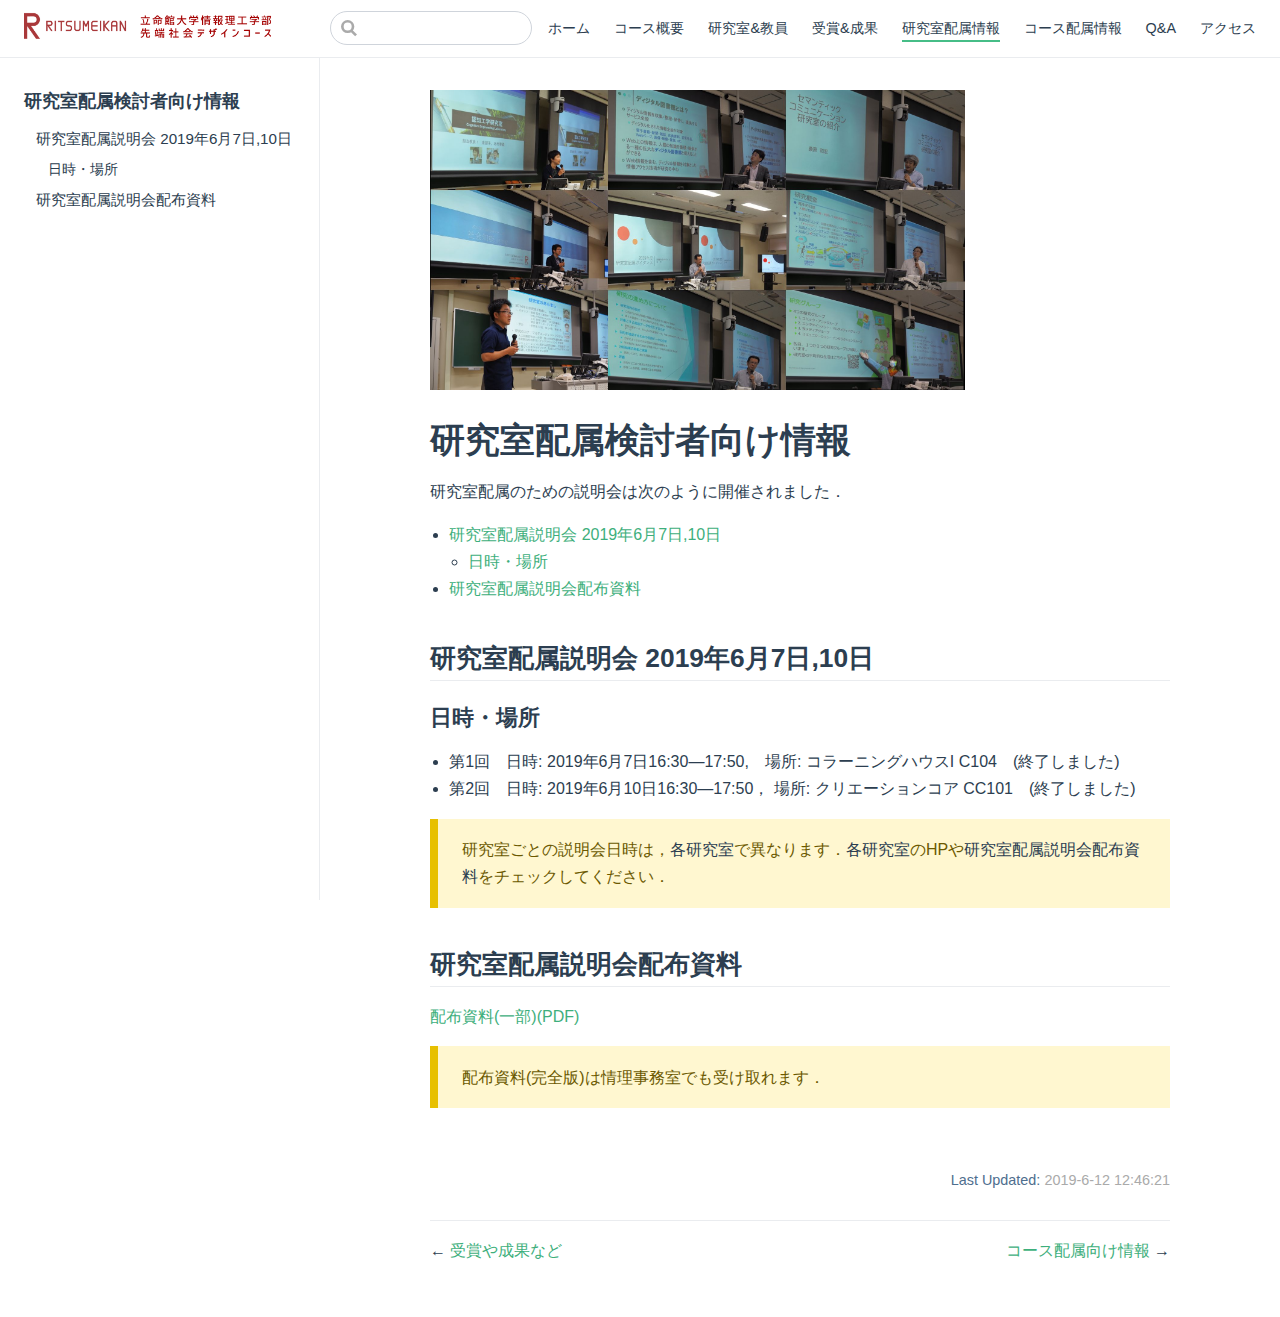
<file: linfo.html>
<!DOCTYPE html>
<html lang="ja">
  <head>
    <meta charset="utf-8">
    <meta name="viewport" content="width=device-width,initial-scale=1">
    <title>研究室配属検討者向け情報 | 立命館大学 情報理工学部 先端社会デザインコース</title>
    <meta name="description" content="">
    <link rel="icon" type="image/png" href="assets/img/favicon.ico">
  <link rel="stylesheet" type="text/css" href="https://fonts.googleapis.com/css?family=Nunito+Sans:400,700,900">
    
    <link rel="preload" href="/assets/css/0.styles.66b4b140.css" as="style"><link rel="preload" href="/assets/js/app.4ae58cb5.js" as="script"><link rel="preload" href="/assets/js/3.7acbf32a.js" as="script"><link rel="preload" href="/assets/js/2.1344c30c.js" as="script"><link rel="preload" href="/assets/js/11.ef052476.js" as="script"><link rel="prefetch" href="/assets/js/10.4188062b.js"><link rel="prefetch" href="/assets/js/12.03fa899f.js"><link rel="prefetch" href="/assets/js/13.2492c3f8.js"><link rel="prefetch" href="/assets/js/14.959e7fba.js"><link rel="prefetch" href="/assets/js/4.47a567e3.js"><link rel="prefetch" href="/assets/js/5.c2bc84ff.js"><link rel="prefetch" href="/assets/js/6.e28913fe.js"><link rel="prefetch" href="/assets/js/7.35b9ebbd.js"><link rel="prefetch" href="/assets/js/8.4a0cc037.js"><link rel="prefetch" href="/assets/js/9.e9fdb586.js">
    <link rel="stylesheet" href="/assets/css/0.styles.66b4b140.css">
  </head>
  <body>
    <div id="app" data-server-rendered="true"><div class="theme-container"><header class="navbar"><div class="sidebar-button"><svg xmlns="http://www.w3.org/2000/svg" aria-hidden="true" role="img" viewBox="0 0 448 512" class="icon"><path fill="currentColor" d="M436 124H12c-6.627 0-12-5.373-12-12V80c0-6.627 5.373-12 12-12h424c6.627 0 12 5.373 12 12v32c0 6.627-5.373 12-12 12zm0 160H12c-6.627 0-12-5.373-12-12v-32c0-6.627 5.373-12 12-12h424c6.627 0 12 5.373 12 12v32c0 6.627-5.373 12-12 12zm0 160H12c-6.627 0-12-5.373-12-12v-32c0-6.627 5.373-12 12-12h424c6.627 0 12 5.373 12 12v32c0 6.627-5.373 12-12 12z"></path></svg></div> <a href="/" class="home-link router-link-active"><img src="assets/img/logo.png" alt="立命館大学 情報理工学部 先端社会デザインコース" class="logo"></a> <div class="links"><div class="search-box"><input aria-label="Search" autocomplete="off" spellcheck="false" value=""> <!----></div> <nav class="nav-links can-hide"><div class="nav-item"><a href="/" class="nav-link">ホーム</a></div><div class="nav-item"><a href="/about.html" class="nav-link">コース概要</a></div><div class="nav-item"><a href="/research.html" class="nav-link">研究室&amp;教員</a></div><div class="nav-item"><a href="/award.html" class="nav-link">受賞&amp;成果</a></div><div class="nav-item"><a href="/linfo.html" class="nav-link router-link-exact-active router-link-active">研究室配属情報</a></div><div class="nav-item"><a href="/cinfo.html" class="nav-link">コース配属情報</a></div><div class="nav-item"><a href="/qanda.html" class="nav-link">Q&amp;A</a></div><div class="nav-item"><a href="/access.html" class="nav-link">アクセス</a></div> <!----></nav></div></header> <div class="sidebar-mask"></div> <aside class="sidebar"><nav class="nav-links"><div class="nav-item"><a href="/" class="nav-link">ホーム</a></div><div class="nav-item"><a href="/about.html" class="nav-link">コース概要</a></div><div class="nav-item"><a href="/research.html" class="nav-link">研究室&amp;教員</a></div><div class="nav-item"><a href="/award.html" class="nav-link">受賞&amp;成果</a></div><div class="nav-item"><a href="/linfo.html" class="nav-link router-link-exact-active router-link-active">研究室配属情報</a></div><div class="nav-item"><a href="/cinfo.html" class="nav-link">コース配属情報</a></div><div class="nav-item"><a href="/qanda.html" class="nav-link">Q&amp;A</a></div><div class="nav-item"><a href="/access.html" class="nav-link">アクセス</a></div> <!----></nav>  <ul class="sidebar-links"><li><section class="sidebar-group depth-0"><p class="sidebar-heading open"><span>研究室配属検討者向け情報</span> <!----></p> <ul class="sidebar-links sidebar-group-items"><li><a href="/linfo.html#研究室配属説明会-2019年6月7日-10日" class="sidebar-link">研究室配属説明会 2019年6月7日,10日</a><ul class="sidebar-sub-headers"><li class="sidebar-sub-header"><a href="/linfo.html#日時・場所" class="sidebar-link">日時・場所</a></li></ul></li><li><a href="/linfo.html#研究室配属説明会配布資料" class="sidebar-link">研究室配属説明会配布資料</a><ul class="sidebar-sub-headers"></ul></li></ul></section></li></ul> </aside> <main class="page"> <div class="theme-default-content content__default"><img src="assets/img/2019-06-10laboebent.jpg" height="300" alt="研究室配属説明会の様子"> <h1 id="研究室配属検討者向け情報"><a href="#研究室配属検討者向け情報" aria-hidden="true" class="header-anchor">#</a> 研究室配属検討者向け情報</h1> <p>研究室配属のための説明会は次のように開催されました．</p> <p></p><div class="table-of-contents"><ul><li><a href="#研究室配属説明会-2019年6月7日-10日">研究室配属説明会 2019年6月7日,10日</a><ul><li><a href="#日時・場所">日時・場所</a></li></ul></li><li><a href="#研究室配属説明会配布資料">研究室配属説明会配布資料</a></li></ul></div><p></p> <h2 id="研究室配属説明会-2019年6月7日-10日"><a href="#研究室配属説明会-2019年6月7日-10日" aria-hidden="true" class="header-anchor">#</a> 研究室配属説明会 2019年6月7日,10日</h2> <h3 id="日時・場所"><a href="#日時・場所" aria-hidden="true" class="header-anchor">#</a> 日時・場所</h3> <ul><li>第1回　日時: 2019年6月7日16:30―17:50,　場所: コラーニングハウスI C104　(終了しました)</li> <li>第2回　日時: 2019年6月10日16:30―17:50， 場所: クリエーションコア CC101　(終了しました)</li></ul> <div class="warning custom-block"><p>研究室ごとの説明会日時は，<a href="/research.html#研究室" title="各研究室">各研究室</a>で異なります．<a href="/research.html#研究室" title="各研究室">各研究室</a>のHPや<a href="/linfo.html#研究室配属説明会配布資料" title="研究室配属説明会配布資料">研究室配属説明会配布資料</a>をチェックしてください．</p></div> <h2 id="研究室配属説明会配布資料"><a href="#研究室配属説明会配布資料" aria-hidden="true" class="header-anchor">#</a> 研究室配属説明会配布資料</h2> <p><a href="assets/pdf/Guidance.pdf" title="配布資料(一部)(PDF)">配布資料(一部)(PDF)</a></p> <div class="warning custom-block"><p>配布資料(完全版)は情理事務室でも受け取れます．</p></div></div> <footer class="page-edit"><!----> <div class="last-updated"><span class="prefix">Last Updated: </span> <span class="time">2019-6-12 12:46:21</span></div></footer> <div class="page-nav"><p class="inner"><span class="prev">
        ←
        <a href="/award.html" class="prev">
          受賞や成果など
        </a></span> <span class="next"><a href="/cinfo.html">
          コース配属向け情報
        </a>
        →
      </span></p></div> </main></div><div class="global-ui"></div></div>
    <script src="/assets/js/app.4ae58cb5.js" defer></script><script src="/assets/js/3.7acbf32a.js" defer></script><script src="/assets/js/2.1344c30c.js" defer></script><script src="/assets/js/11.ef052476.js" defer></script>
  </body>
</html>
</file>
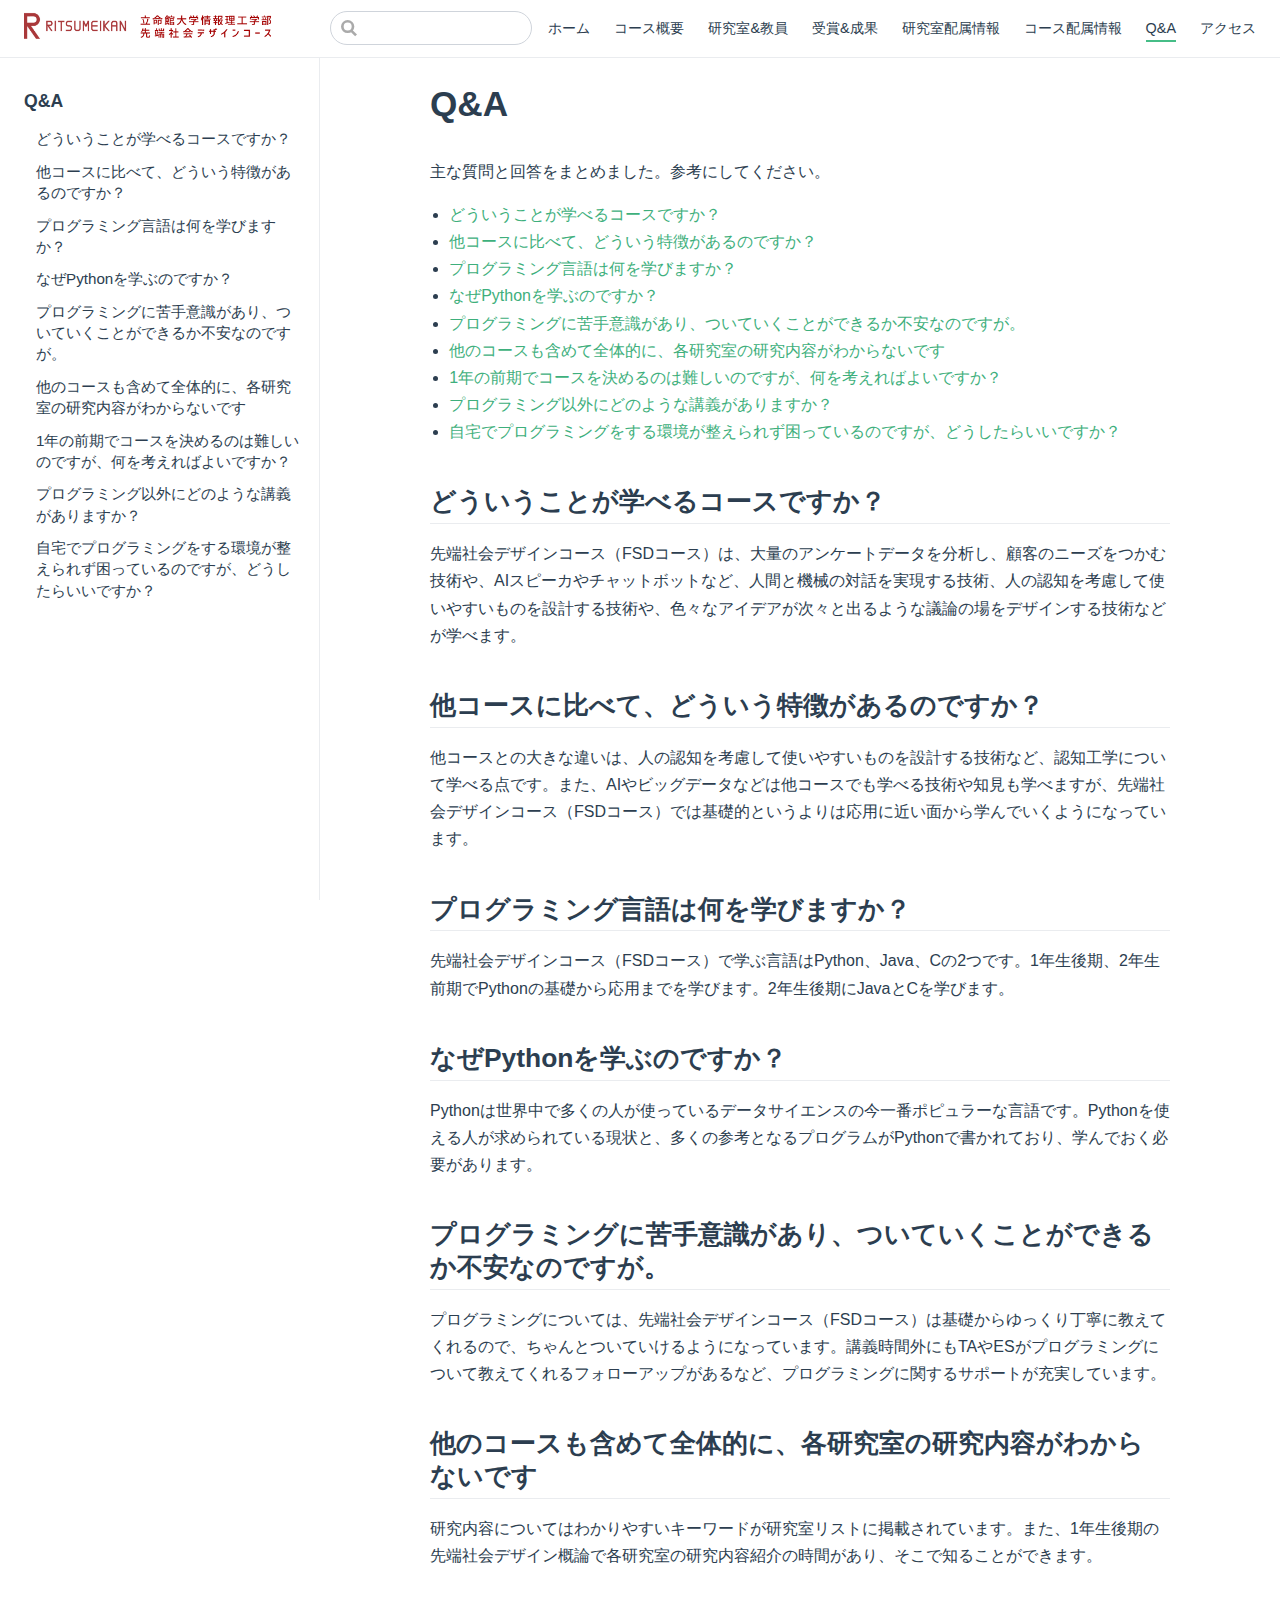
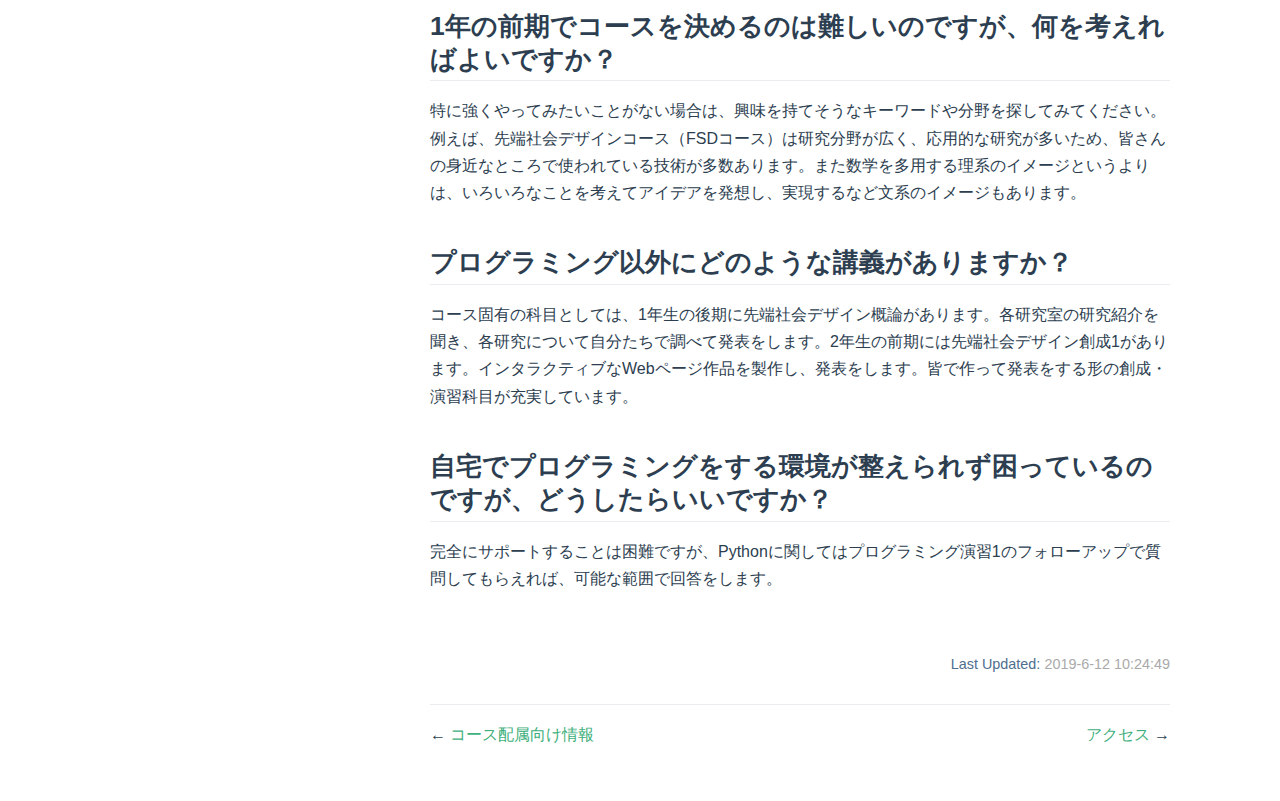
<file: qanda.html>
<!DOCTYPE html>
<html lang="ja">
  <head>
    <meta charset="utf-8">
    <meta name="viewport" content="width=device-width,initial-scale=1">
    <title>Q&amp;A | 立命館大学 情報理工学部 先端社会デザインコース</title>
    <meta name="description" content="">
    <link rel="icon" type="image/png" href="assets/img/favicon.ico">
  <link rel="stylesheet" type="text/css" href="https://fonts.googleapis.com/css?family=Nunito+Sans:400,700,900">
    
    <link rel="preload" href="/assets/css/0.styles.66b4b140.css" as="style"><link rel="preload" href="/assets/js/app.4ae58cb5.js" as="script"><link rel="preload" href="/assets/js/3.7acbf32a.js" as="script"><link rel="preload" href="/assets/js/2.1344c30c.js" as="script"><link rel="preload" href="/assets/js/12.03fa899f.js" as="script"><link rel="prefetch" href="/assets/js/10.4188062b.js"><link rel="prefetch" href="/assets/js/11.ef052476.js"><link rel="prefetch" href="/assets/js/13.2492c3f8.js"><link rel="prefetch" href="/assets/js/14.959e7fba.js"><link rel="prefetch" href="/assets/js/4.47a567e3.js"><link rel="prefetch" href="/assets/js/5.c2bc84ff.js"><link rel="prefetch" href="/assets/js/6.e28913fe.js"><link rel="prefetch" href="/assets/js/7.35b9ebbd.js"><link rel="prefetch" href="/assets/js/8.4a0cc037.js"><link rel="prefetch" href="/assets/js/9.e9fdb586.js">
    <link rel="stylesheet" href="/assets/css/0.styles.66b4b140.css">
  </head>
  <body>
    <div id="app" data-server-rendered="true"><div class="theme-container"><header class="navbar"><div class="sidebar-button"><svg xmlns="http://www.w3.org/2000/svg" aria-hidden="true" role="img" viewBox="0 0 448 512" class="icon"><path fill="currentColor" d="M436 124H12c-6.627 0-12-5.373-12-12V80c0-6.627 5.373-12 12-12h424c6.627 0 12 5.373 12 12v32c0 6.627-5.373 12-12 12zm0 160H12c-6.627 0-12-5.373-12-12v-32c0-6.627 5.373-12 12-12h424c6.627 0 12 5.373 12 12v32c0 6.627-5.373 12-12 12zm0 160H12c-6.627 0-12-5.373-12-12v-32c0-6.627 5.373-12 12-12h424c6.627 0 12 5.373 12 12v32c0 6.627-5.373 12-12 12z"></path></svg></div> <a href="/" class="home-link router-link-active"><img src="assets/img/logo.png" alt="立命館大学 情報理工学部 先端社会デザインコース" class="logo"></a> <div class="links"><div class="search-box"><input aria-label="Search" autocomplete="off" spellcheck="false" value=""> <!----></div> <nav class="nav-links can-hide"><div class="nav-item"><a href="/" class="nav-link">ホーム</a></div><div class="nav-item"><a href="/about.html" class="nav-link">コース概要</a></div><div class="nav-item"><a href="/research.html" class="nav-link">研究室&amp;教員</a></div><div class="nav-item"><a href="/award.html" class="nav-link">受賞&amp;成果</a></div><div class="nav-item"><a href="/linfo.html" class="nav-link">研究室配属情報</a></div><div class="nav-item"><a href="/cinfo.html" class="nav-link">コース配属情報</a></div><div class="nav-item"><a href="/qanda.html" class="nav-link router-link-exact-active router-link-active">Q&amp;A</a></div><div class="nav-item"><a href="/access.html" class="nav-link">アクセス</a></div> <!----></nav></div></header> <div class="sidebar-mask"></div> <aside class="sidebar"><nav class="nav-links"><div class="nav-item"><a href="/" class="nav-link">ホーム</a></div><div class="nav-item"><a href="/about.html" class="nav-link">コース概要</a></div><div class="nav-item"><a href="/research.html" class="nav-link">研究室&amp;教員</a></div><div class="nav-item"><a href="/award.html" class="nav-link">受賞&amp;成果</a></div><div class="nav-item"><a href="/linfo.html" class="nav-link">研究室配属情報</a></div><div class="nav-item"><a href="/cinfo.html" class="nav-link">コース配属情報</a></div><div class="nav-item"><a href="/qanda.html" class="nav-link router-link-exact-active router-link-active">Q&amp;A</a></div><div class="nav-item"><a href="/access.html" class="nav-link">アクセス</a></div> <!----></nav>  <ul class="sidebar-links"><li><section class="sidebar-group depth-0"><p class="sidebar-heading open"><span>Q&amp;A</span> <!----></p> <ul class="sidebar-links sidebar-group-items"><li><a href="/qanda.html#どういうことが学べるコースですか？" class="sidebar-link">どういうことが学べるコースですか？</a><ul class="sidebar-sub-headers"></ul></li><li><a href="/qanda.html#他コースに比べて、どういう特徴があるのですか？" class="sidebar-link">他コースに比べて、どういう特徴があるのですか？</a><ul class="sidebar-sub-headers"></ul></li><li><a href="/qanda.html#プログラミング言語は何を学びますか？" class="sidebar-link">プログラミング言語は何を学びますか？</a><ul class="sidebar-sub-headers"></ul></li><li><a href="/qanda.html#なぜpythonを学ぶのですか？" class="sidebar-link">なぜPythonを学ぶのですか？</a><ul class="sidebar-sub-headers"></ul></li><li><a href="/qanda.html#プログラミングに苦手意識があり、ついていくことができるか不安なのですが。" class="sidebar-link">プログラミングに苦手意識があり、ついていくことができるか不安なのですが。</a><ul class="sidebar-sub-headers"></ul></li><li><a href="/qanda.html#他のコースも含めて全体的に、各研究室の研究内容がわからないです" class="sidebar-link">他のコースも含めて全体的に、各研究室の研究内容がわからないです</a><ul class="sidebar-sub-headers"></ul></li><li><a href="/qanda.html#_1年の前期でコースを決めるのは難しいのですが、何を考えればよいですか？" class="sidebar-link">1年の前期でコースを決めるのは難しいのですが、何を考えればよいですか？</a><ul class="sidebar-sub-headers"></ul></li><li><a href="/qanda.html#プログラミング以外にどのような講義がありますか？" class="sidebar-link">プログラミング以外にどのような講義がありますか？</a><ul class="sidebar-sub-headers"></ul></li><li><a href="/qanda.html#自宅でプログラミングをする環境が整えられず困っているのですが、どうしたらいいですか？" class="sidebar-link">自宅でプログラミングをする環境が整えられず困っているのですが、どうしたらいいですか？</a><ul class="sidebar-sub-headers"></ul></li></ul></section></li></ul> </aside> <main class="page"> <div class="theme-default-content content__default"><h1 id="q-a"><a href="#q-a" aria-hidden="true" class="header-anchor">#</a> Q&amp;A</h1> <p>主な質問と回答をまとめました。参考にしてください。
</p><div class="table-of-contents"><ul><li><a href="#どういうことが学べるコースですか？">どういうことが学べるコースですか？</a></li><li><a href="#他コースに比べて、どういう特徴があるのですか？">他コースに比べて、どういう特徴があるのですか？</a></li><li><a href="#プログラミング言語は何を学びますか？">プログラミング言語は何を学びますか？</a></li><li><a href="#なぜpythonを学ぶのですか？">なぜPythonを学ぶのですか？</a></li><li><a href="#プログラミングに苦手意識があり、ついていくことができるか不安なのですが。">プログラミングに苦手意識があり、ついていくことができるか不安なのですが。</a></li><li><a href="#他のコースも含めて全体的に、各研究室の研究内容がわからないです">他のコースも含めて全体的に、各研究室の研究内容がわからないです</a></li><li><a href="#_1年の前期でコースを決めるのは難しいのですが、何を考えればよいですか？">1年の前期でコースを決めるのは難しいのですが、何を考えればよいですか？</a></li><li><a href="#プログラミング以外にどのような講義がありますか？">プログラミング以外にどのような講義がありますか？</a></li><li><a href="#自宅でプログラミングをする環境が整えられず困っているのですが、どうしたらいいですか？">自宅でプログラミングをする環境が整えられず困っているのですが、どうしたらいいですか？</a></li></ul></div><p></p> <h2 id="どういうことが学べるコースですか？"><a href="#どういうことが学べるコースですか？" aria-hidden="true" class="header-anchor">#</a> どういうことが学べるコースですか？</h2> <p>先端社会デザインコース（FSDコース）は、大量のアンケートデータを分析し、顧客のニーズをつかむ技術や、AIスピーカやチャットボットなど、人間と機械の対話を実現する技術、人の認知を考慮して使いやすいものを設計する技術や、色々なアイデアが次々と出るような議論の場をデザインする技術などが学べます。</p> <h2 id="他コースに比べて、どういう特徴があるのですか？"><a href="#他コースに比べて、どういう特徴があるのですか？" aria-hidden="true" class="header-anchor">#</a> 他コースに比べて、どういう特徴があるのですか？</h2> <p>他コースとの大きな違いは、人の認知を考慮して使いやすいものを設計する技術など、認知工学について学べる点です。また、AIやビッグデータなどは他コースでも学べる技術や知見も学べますが、先端社会デザインコース（FSDコース）では基礎的というよりは応用に近い面から学んでいくようになっています。</p> <h2 id="プログラミング言語は何を学びますか？"><a href="#プログラミング言語は何を学びますか？" aria-hidden="true" class="header-anchor">#</a> プログラミング言語は何を学びますか？</h2> <p>先端社会デザインコース（FSDコース）で学ぶ言語はPython、Java、Cの2つです。1年生後期、2年生前期でPythonの基礎から応用までを学びます。2年生後期にJavaとCを学びます。</p> <h2 id="なぜpythonを学ぶのですか？"><a href="#なぜpythonを学ぶのですか？" aria-hidden="true" class="header-anchor">#</a> なぜPythonを学ぶのですか？</h2> <p>Pythonは世界中で多くの人が使っているデータサイエンスの今一番ポピュラーな言語です。Pythonを使える人が求められている現状と、多くの参考となるプログラムがPythonで書かれており、学んでおく必要があります。</p> <h2 id="プログラミングに苦手意識があり、ついていくことができるか不安なのですが。"><a href="#プログラミングに苦手意識があり、ついていくことができるか不安なのですが。" aria-hidden="true" class="header-anchor">#</a> プログラミングに苦手意識があり、ついていくことができるか不安なのですが。</h2> <p>プログラミングについては、先端社会デザインコース（FSDコース）は基礎からゆっくり丁寧に教えてくれるので、ちゃんとついていけるようになっています。講義時間外にもTAやESがプログラミングについて教えてくれるフォローアップがあるなど、プログラミングに関するサポートが充実しています。</p> <h2 id="他のコースも含めて全体的に、各研究室の研究内容がわからないです"><a href="#他のコースも含めて全体的に、各研究室の研究内容がわからないです" aria-hidden="true" class="header-anchor">#</a> 他のコースも含めて全体的に、各研究室の研究内容がわからないです</h2> <p>研究内容についてはわかりやすいキーワードが研究室リストに掲載されています。また、1年生後期の先端社会デザイン概論で各研究室の研究内容紹介の時間があり、そこで知ることができます。</p> <h2 id="_1年の前期でコースを決めるのは難しいのですが、何を考えればよいですか？"><a href="#_1年の前期でコースを決めるのは難しいのですが、何を考えればよいですか？" aria-hidden="true" class="header-anchor">#</a> 1年の前期でコースを決めるのは難しいのですが、何を考えればよいですか？</h2> <p>特に強くやってみたいことがない場合は、興味を持てそうなキーワードや分野を探してみてください。例えば、先端社会デザインコース（FSDコース）は研究分野が広く、応用的な研究が多いため、皆さんの身近なところで使われている技術が多数あります。また数学を多用する理系のイメージというよりは、いろいろなことを考えてアイデアを発想し、実現するなど文系のイメージもあります。</p> <h2 id="プログラミング以外にどのような講義がありますか？"><a href="#プログラミング以外にどのような講義がありますか？" aria-hidden="true" class="header-anchor">#</a> プログラミング以外にどのような講義がありますか？</h2> <p>コース固有の科目としては、1年生の後期に先端社会デザイン概論があります。各研究室の研究紹介を聞き、各研究について自分たちで調べて発表をします。2年生の前期には先端社会デザイン創成1があります。インタラクティブなWebページ作品を製作し、発表をします。皆で作って発表をする形の創成・演習科目が充実しています。</p> <h2 id="自宅でプログラミングをする環境が整えられず困っているのですが、どうしたらいいですか？"><a href="#自宅でプログラミングをする環境が整えられず困っているのですが、どうしたらいいですか？" aria-hidden="true" class="header-anchor">#</a> 自宅でプログラミングをする環境が整えられず困っているのですが、どうしたらいいですか？</h2> <p>完全にサポートすることは困難ですが、Pythonに関してはプログラミング演習1のフォローアップで質問してもらえれば、可能な範囲で回答をします。</p></div> <footer class="page-edit"><!----> <div class="last-updated"><span class="prefix">Last Updated: </span> <span class="time">2019-6-12 10:24:49</span></div></footer> <div class="page-nav"><p class="inner"><span class="prev">
        ←
        <a href="/cinfo.html" class="prev">
          コース配属向け情報
        </a></span> <span class="next"><a href="/access.html">
          アクセス
        </a>
        →
      </span></p></div> </main></div><div class="global-ui"></div></div>
    <script src="/assets/js/app.4ae58cb5.js" defer></script><script src="/assets/js/3.7acbf32a.js" defer></script><script src="/assets/js/2.1344c30c.js" defer></script><script src="/assets/js/12.03fa899f.js" defer></script>
  </body>
</html>
</file>
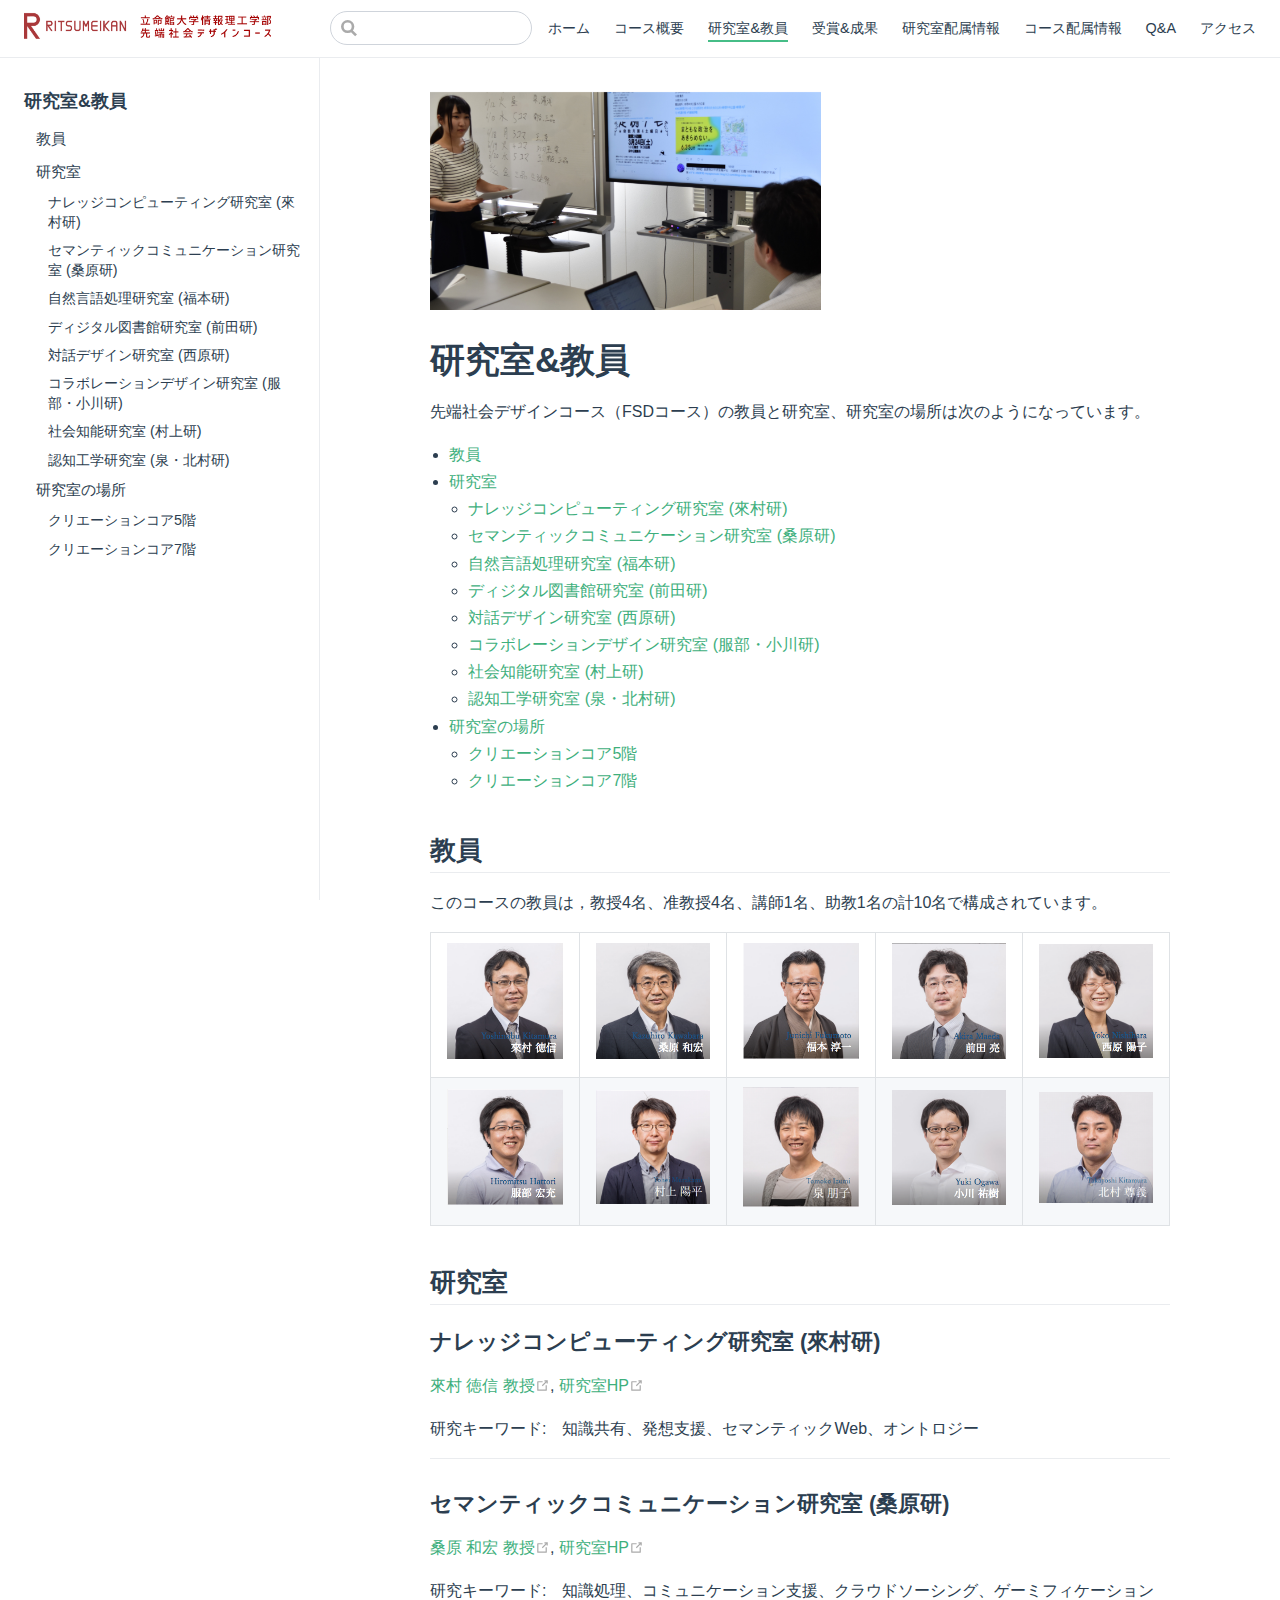
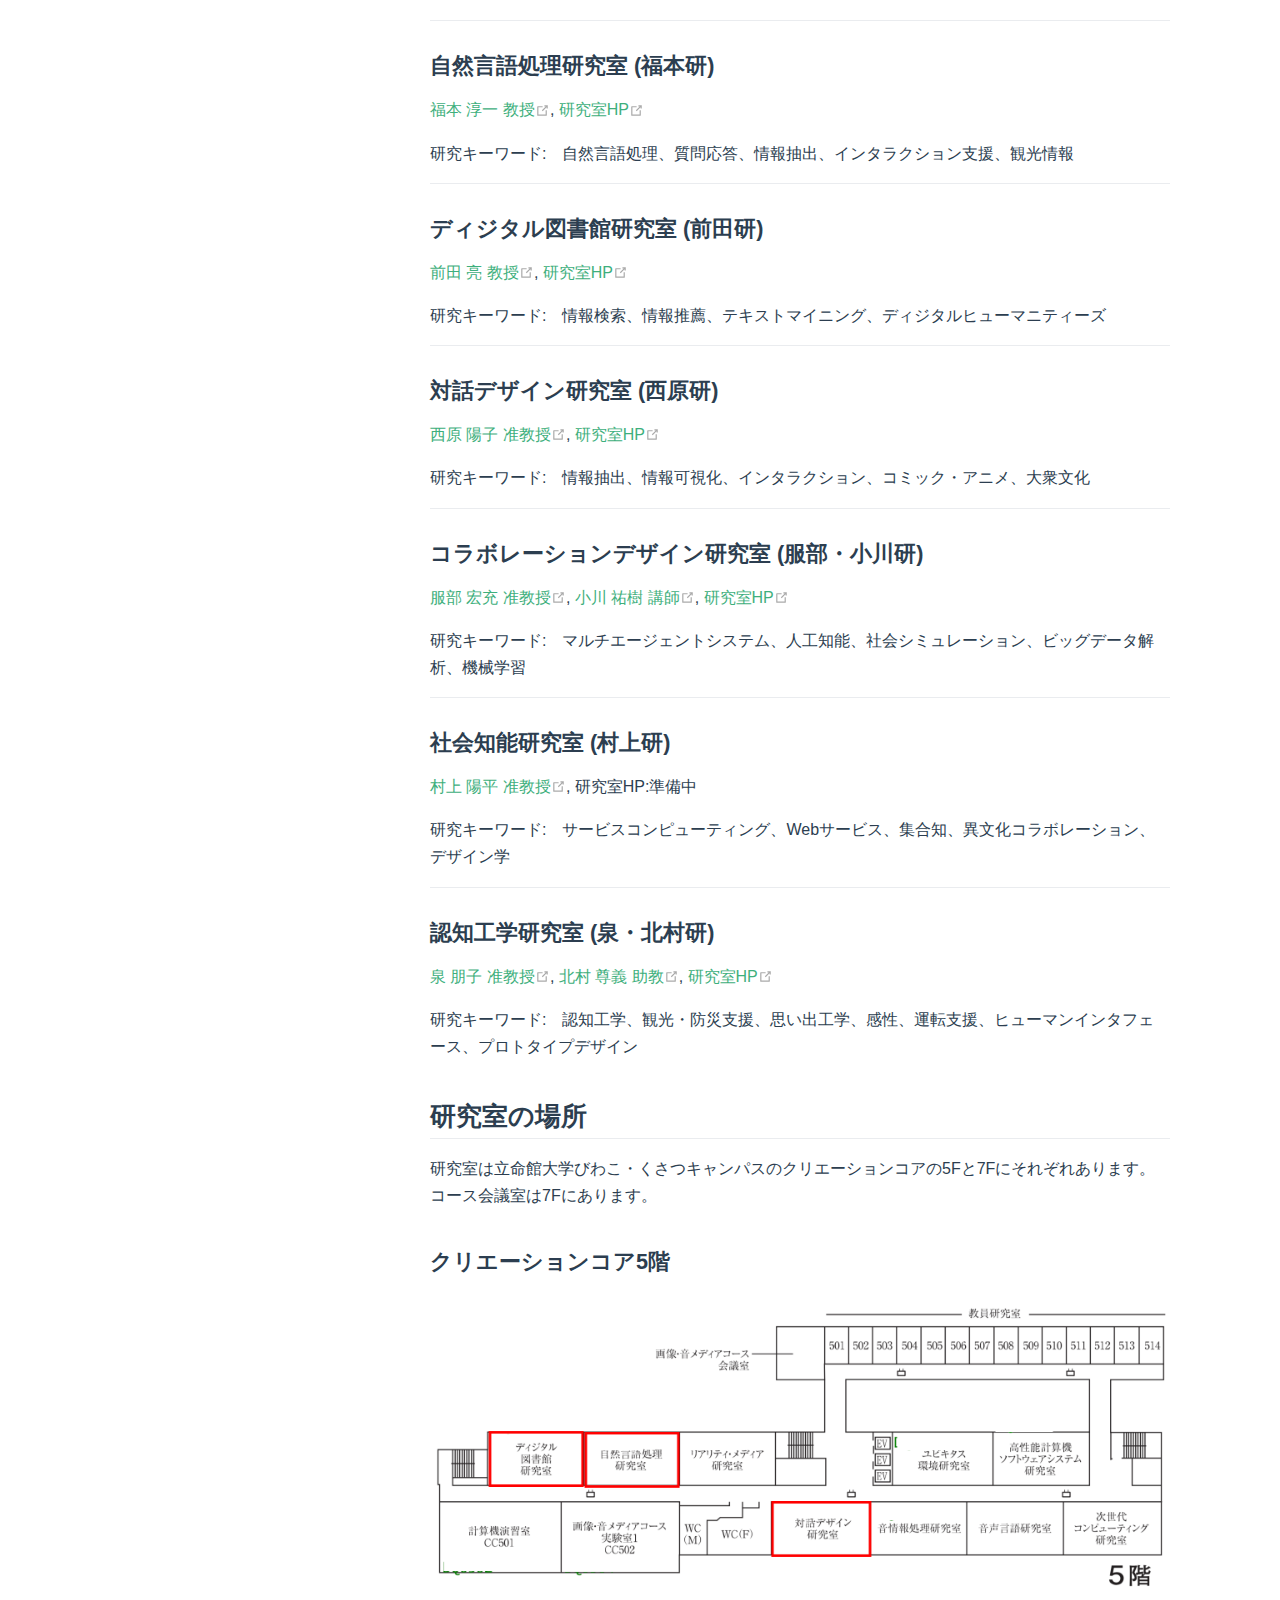
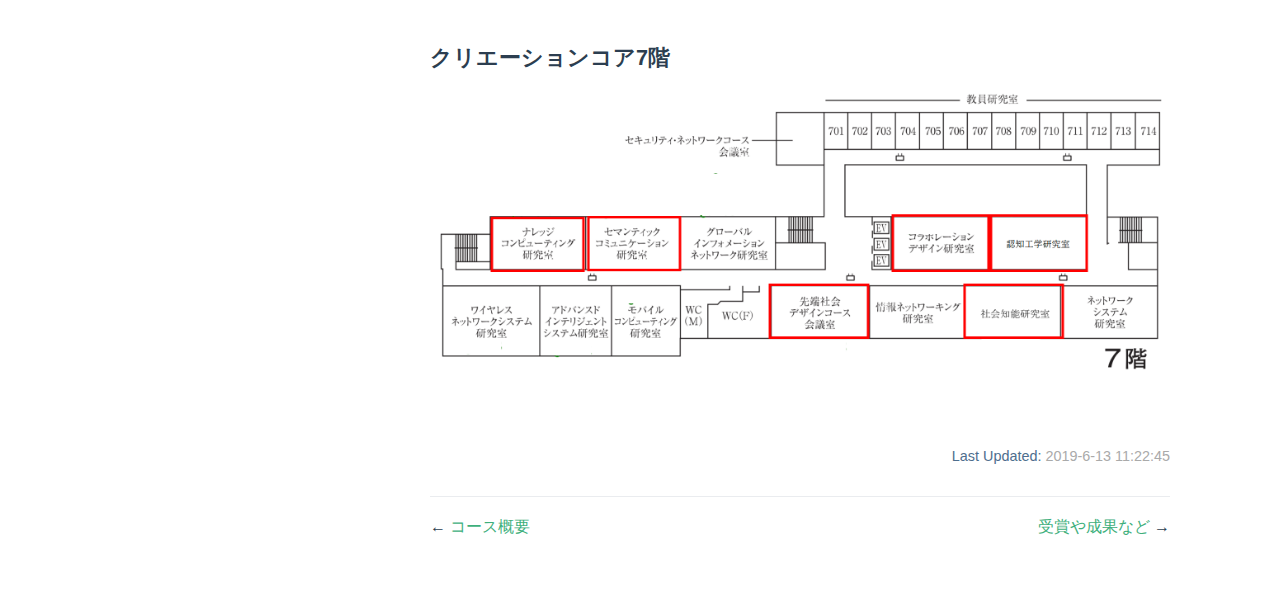
<file: research.html>
<!DOCTYPE html>
<html lang="ja">
  <head>
    <meta charset="utf-8">
    <meta name="viewport" content="width=device-width,initial-scale=1">
    <title>研究室&amp;教員 | 立命館大学 情報理工学部 先端社会デザインコース</title>
    <meta name="description" content="">
    <link rel="icon" type="image/png" href="assets/img/favicon.ico">
  <link rel="stylesheet" type="text/css" href="https://fonts.googleapis.com/css?family=Nunito+Sans:400,700,900">
    
    <link rel="preload" href="/assets/css/0.styles.66b4b140.css" as="style"><link rel="preload" href="/assets/js/app.4ae58cb5.js" as="script"><link rel="preload" href="/assets/js/3.7acbf32a.js" as="script"><link rel="preload" href="/assets/js/2.1344c30c.js" as="script"><link rel="preload" href="/assets/js/13.2492c3f8.js" as="script"><link rel="prefetch" href="/assets/js/10.4188062b.js"><link rel="prefetch" href="/assets/js/11.ef052476.js"><link rel="prefetch" href="/assets/js/12.03fa899f.js"><link rel="prefetch" href="/assets/js/14.959e7fba.js"><link rel="prefetch" href="/assets/js/4.47a567e3.js"><link rel="prefetch" href="/assets/js/5.c2bc84ff.js"><link rel="prefetch" href="/assets/js/6.e28913fe.js"><link rel="prefetch" href="/assets/js/7.35b9ebbd.js"><link rel="prefetch" href="/assets/js/8.4a0cc037.js"><link rel="prefetch" href="/assets/js/9.e9fdb586.js">
    <link rel="stylesheet" href="/assets/css/0.styles.66b4b140.css">
  </head>
  <body>
    <div id="app" data-server-rendered="true"><div class="theme-container"><header class="navbar"><div class="sidebar-button"><svg xmlns="http://www.w3.org/2000/svg" aria-hidden="true" role="img" viewBox="0 0 448 512" class="icon"><path fill="currentColor" d="M436 124H12c-6.627 0-12-5.373-12-12V80c0-6.627 5.373-12 12-12h424c6.627 0 12 5.373 12 12v32c0 6.627-5.373 12-12 12zm0 160H12c-6.627 0-12-5.373-12-12v-32c0-6.627 5.373-12 12-12h424c6.627 0 12 5.373 12 12v32c0 6.627-5.373 12-12 12zm0 160H12c-6.627 0-12-5.373-12-12v-32c0-6.627 5.373-12 12-12h424c6.627 0 12 5.373 12 12v32c0 6.627-5.373 12-12 12z"></path></svg></div> <a href="/" class="home-link router-link-active"><img src="assets/img/logo.png" alt="立命館大学 情報理工学部 先端社会デザインコース" class="logo"></a> <div class="links"><div class="search-box"><input aria-label="Search" autocomplete="off" spellcheck="false" value=""> <!----></div> <nav class="nav-links can-hide"><div class="nav-item"><a href="/" class="nav-link">ホーム</a></div><div class="nav-item"><a href="/about.html" class="nav-link">コース概要</a></div><div class="nav-item"><a href="/research.html" class="nav-link router-link-exact-active router-link-active">研究室&amp;教員</a></div><div class="nav-item"><a href="/award.html" class="nav-link">受賞&amp;成果</a></div><div class="nav-item"><a href="/linfo.html" class="nav-link">研究室配属情報</a></div><div class="nav-item"><a href="/cinfo.html" class="nav-link">コース配属情報</a></div><div class="nav-item"><a href="/qanda.html" class="nav-link">Q&amp;A</a></div><div class="nav-item"><a href="/access.html" class="nav-link">アクセス</a></div> <!----></nav></div></header> <div class="sidebar-mask"></div> <aside class="sidebar"><nav class="nav-links"><div class="nav-item"><a href="/" class="nav-link">ホーム</a></div><div class="nav-item"><a href="/about.html" class="nav-link">コース概要</a></div><div class="nav-item"><a href="/research.html" class="nav-link router-link-exact-active router-link-active">研究室&amp;教員</a></div><div class="nav-item"><a href="/award.html" class="nav-link">受賞&amp;成果</a></div><div class="nav-item"><a href="/linfo.html" class="nav-link">研究室配属情報</a></div><div class="nav-item"><a href="/cinfo.html" class="nav-link">コース配属情報</a></div><div class="nav-item"><a href="/qanda.html" class="nav-link">Q&amp;A</a></div><div class="nav-item"><a href="/access.html" class="nav-link">アクセス</a></div> <!----></nav>  <ul class="sidebar-links"><li><section class="sidebar-group depth-0"><p class="sidebar-heading open"><span>研究室&amp;教員</span> <!----></p> <ul class="sidebar-links sidebar-group-items"><li><a href="/research.html#教員" class="sidebar-link">教員</a><ul class="sidebar-sub-headers"></ul></li><li><a href="/research.html#研究室" class="sidebar-link">研究室</a><ul class="sidebar-sub-headers"><li class="sidebar-sub-header"><a href="/research.html#ナレッジコンピューティング研究室-來村研" class="sidebar-link">ナレッジコンピューティング研究室 (來村研)</a></li><li class="sidebar-sub-header"><a href="/research.html#セマンティックコミュニケーション研究室-桑原研" class="sidebar-link">セマンティックコミュニケーション研究室 (桑原研)</a></li><li class="sidebar-sub-header"><a href="/research.html#自然言語処理研究室-福本研" class="sidebar-link">自然言語処理研究室 (福本研)</a></li><li class="sidebar-sub-header"><a href="/research.html#ディジタル図書館研究室-前田研" class="sidebar-link">ディジタル図書館研究室 (前田研)</a></li><li class="sidebar-sub-header"><a href="/research.html#対話デザイン研究室-西原研" class="sidebar-link">対話デザイン研究室 (西原研)</a></li><li class="sidebar-sub-header"><a href="/research.html#コラボレーションデザイン研究室-服部・小川研" class="sidebar-link">コラボレーションデザイン研究室 (服部・小川研)</a></li><li class="sidebar-sub-header"><a href="/research.html#社会知能研究室-村上研" class="sidebar-link">社会知能研究室 (村上研)</a></li><li class="sidebar-sub-header"><a href="/research.html#認知工学研究室-泉・北村研" class="sidebar-link">認知工学研究室 (泉・北村研)</a></li></ul></li><li><a href="/research.html#研究室の場所" class="sidebar-link">研究室の場所</a><ul class="sidebar-sub-headers"><li class="sidebar-sub-header"><a href="/research.html#クリエーションコア5階" class="sidebar-link">クリエーションコア5階</a></li><li class="sidebar-sub-header"><a href="/research.html#クリエーションコア7階" class="sidebar-link">クリエーションコア7階</a></li></ul></li></ul></section></li></ul> </aside> <main class="page"> <div class="theme-default-content content__default"><img src="assets/img/images/5.jpg" height="220" alt="ディスカッションの様子"> <h1 id="研究室-教員"><a href="#研究室-教員" aria-hidden="true" class="header-anchor">#</a> 研究室&amp;教員</h1> <p>先端社会デザインコース（FSDコース）の教員と研究室、研究室の場所は次のようになっています。</p> <p></p><div class="table-of-contents"><ul><li><a href="#教員">教員</a></li><li><a href="#研究室">研究室</a><ul><li><a href="#ナレッジコンピューティング研究室-來村研">ナレッジコンピューティング研究室 (來村研)</a></li><li><a href="#セマンティックコミュニケーション研究室-桑原研">セマンティックコミュニケーション研究室 (桑原研)</a></li><li><a href="#自然言語処理研究室-福本研">自然言語処理研究室 (福本研)</a></li><li><a href="#ディジタル図書館研究室-前田研">ディジタル図書館研究室 (前田研)</a></li><li><a href="#対話デザイン研究室-西原研">対話デザイン研究室 (西原研)</a></li><li><a href="#コラボレーションデザイン研究室-服部・小川研">コラボレーションデザイン研究室 (服部・小川研)</a></li><li><a href="#社会知能研究室-村上研">社会知能研究室 (村上研)</a></li><li><a href="#認知工学研究室-泉・北村研">認知工学研究室 (泉・北村研)</a></li></ul></li><li><a href="#研究室の場所">研究室の場所</a><ul><li><a href="#クリエーションコア5階">クリエーションコア5階</a></li><li><a href="#クリエーションコア7階">クリエーションコア7階</a></li></ul></li></ul></div><p></p> <h2 id="教員"><a href="#教員" aria-hidden="true" class="header-anchor">#</a> 教員</h2> <p>このコースの教員は，教授4名、准教授4名、講師1名、助教1名の計10名で構成されています。
<table><tr><td><img src="assets/img/staffs/kitamuraYoshinobu.png"></td> <td><img src="assets/img/staffs/kuwabara.png"></td> <td><img src="assets/img/staffs/fukumoto.png"></td> <td><img src="assets/img/staffs/maeda.png"></td> <td><img src="assets/img/staffs/nishihara.png"></td></tr> <tr><td><img src="assets/img/staffs/hattori.png"></td> <td><img src="assets/img/staffs/murakami.png"></td> <td><img src="assets/img/staffs/izumi.png"></td> <td><img src="assets/img/staffs/ogawa.png"></td> <td><img src="assets/img/staffs/kitamuraTakayoshi.png"></td></tr></table></p> <h2 id="研究室"><a href="#研究室" aria-hidden="true" class="header-anchor">#</a> 研究室</h2> <h3 id="ナレッジコンピューティング研究室-來村研"><a href="#ナレッジコンピューティング研究室-來村研" aria-hidden="true" class="header-anchor">#</a> ナレッジコンピューティング研究室 (來村研)</h3> <p><a href="http://www.ritsumei.ac.jp/ise/teacher/detail/?id=118" title="來村 徳信 教授" target="_blank" rel="noopener noreferrer">來村 徳信 教授<svg xmlns="http://www.w3.org/2000/svg" aria-hidden="true" x="0px" y="0px" viewBox="0 0 100 100" width="15" height="15" class="icon outbound"><path fill="currentColor" d="M18.8,85.1h56l0,0c2.2,0,4-1.8,4-4v-32h-8v28h-48v-48h28v-8h-32l0,0c-2.2,0-4,1.8-4,4v56C14.8,83.3,16.6,85.1,18.8,85.1z"></path> <polygon fill="currentColor" points="45.7,48.7 51.3,54.3 77.2,28.5 77.2,37.2 85.2,37.2 85.2,14.9 62.8,14.9 62.8,22.9 71.5,22.9"></polygon></svg></a>,
<a href="http://www.ritsumei.ac.jp/~y-kita/kcl/" title="研究室HP" target="_blank" rel="noopener noreferrer">研究室HP<svg xmlns="http://www.w3.org/2000/svg" aria-hidden="true" x="0px" y="0px" viewBox="0 0 100 100" width="15" height="15" class="icon outbound"><path fill="currentColor" d="M18.8,85.1h56l0,0c2.2,0,4-1.8,4-4v-32h-8v28h-48v-48h28v-8h-32l0,0c-2.2,0-4,1.8-4,4v56C14.8,83.3,16.6,85.1,18.8,85.1z"></path> <polygon fill="currentColor" points="45.7,48.7 51.3,54.3 77.2,28.5 77.2,37.2 85.2,37.2 85.2,14.9 62.8,14.9 62.8,22.9 71.5,22.9"></polygon></svg></a></p> <p>研究キーワード:　知識共有、発想支援、セマンティックWeb、オントロジー</p> <hr> <h3 id="セマンティックコミュニケーション研究室-桑原研"><a href="#セマンティックコミュニケーション研究室-桑原研" aria-hidden="true" class="header-anchor">#</a> セマンティックコミュニケーション研究室 (桑原研)</h3> <p><a href="http://www.ritsumei.ac.jp/ise/teacher/detail/?id=119" title="桑原 和宏 教授" target="_blank" rel="noopener noreferrer">桑原 和宏 教授<svg xmlns="http://www.w3.org/2000/svg" aria-hidden="true" x="0px" y="0px" viewBox="0 0 100 100" width="15" height="15" class="icon outbound"><path fill="currentColor" d="M18.8,85.1h56l0,0c2.2,0,4-1.8,4-4v-32h-8v28h-48v-48h28v-8h-32l0,0c-2.2,0-4,1.8-4,4v56C14.8,83.3,16.6,85.1,18.8,85.1z"></path> <polygon fill="currentColor" points="45.7,48.7 51.3,54.3 77.2,28.5 77.2,37.2 85.2,37.2 85.2,14.9 62.8,14.9 62.8,22.9 71.5,22.9"></polygon></svg></a>,
<a href="https://www.semlab.jp/" title="研究室HP" target="_blank" rel="noopener noreferrer">研究室HP<svg xmlns="http://www.w3.org/2000/svg" aria-hidden="true" x="0px" y="0px" viewBox="0 0 100 100" width="15" height="15" class="icon outbound"><path fill="currentColor" d="M18.8,85.1h56l0,0c2.2,0,4-1.8,4-4v-32h-8v28h-48v-48h28v-8h-32l0,0c-2.2,0-4,1.8-4,4v56C14.8,83.3,16.6,85.1,18.8,85.1z"></path> <polygon fill="currentColor" points="45.7,48.7 51.3,54.3 77.2,28.5 77.2,37.2 85.2,37.2 85.2,14.9 62.8,14.9 62.8,22.9 71.5,22.9"></polygon></svg></a></p> <p>研究キーワード:　知識処理、コミュニケーション支援、クラウドソーシング、ゲーミフィケーション</p> <hr> <h3 id="自然言語処理研究室-福本研"><a href="#自然言語処理研究室-福本研" aria-hidden="true" class="header-anchor">#</a> 自然言語処理研究室 (福本研)</h3> <p><a href="http://www.ritsumei.ac.jp/ise/teacher/detail/?id=149" title="福本 淳一 教授" target="_blank" rel="noopener noreferrer">福本 淳一 教授<svg xmlns="http://www.w3.org/2000/svg" aria-hidden="true" x="0px" y="0px" viewBox="0 0 100 100" width="15" height="15" class="icon outbound"><path fill="currentColor" d="M18.8,85.1h56l0,0c2.2,0,4-1.8,4-4v-32h-8v28h-48v-48h28v-8h-32l0,0c-2.2,0-4,1.8-4,4v56C14.8,83.3,16.6,85.1,18.8,85.1z"></path> <polygon fill="currentColor" points="45.7,48.7 51.3,54.3 77.2,28.5 77.2,37.2 85.2,37.2 85.2,14.9 62.8,14.9 62.8,22.9 71.5,22.9"></polygon></svg></a>,
<a href="http://www.nlp.is.ritsumei.ac.jp/" title="研究室HP" target="_blank" rel="noopener noreferrer">研究室HP<svg xmlns="http://www.w3.org/2000/svg" aria-hidden="true" x="0px" y="0px" viewBox="0 0 100 100" width="15" height="15" class="icon outbound"><path fill="currentColor" d="M18.8,85.1h56l0,0c2.2,0,4-1.8,4-4v-32h-8v28h-48v-48h28v-8h-32l0,0c-2.2,0-4,1.8-4,4v56C14.8,83.3,16.6,85.1,18.8,85.1z"></path> <polygon fill="currentColor" points="45.7,48.7 51.3,54.3 77.2,28.5 77.2,37.2 85.2,37.2 85.2,14.9 62.8,14.9 62.8,22.9 71.5,22.9"></polygon></svg></a></p> <p>研究キーワード:　自然言語処理、質問応答、情報抽出、インタラクション支援、観光情報</p> <hr> <h3 id="ディジタル図書館研究室-前田研"><a href="#ディジタル図書館研究室-前田研" aria-hidden="true" class="header-anchor">#</a> ディジタル図書館研究室 (前田研)</h3> <p><a href="http://www.ritsumei.ac.jp/ise/teacher/detail/?id=150" title="前田 亮 教授" target="_blank" rel="noopener noreferrer">前田 亮 教授<svg xmlns="http://www.w3.org/2000/svg" aria-hidden="true" x="0px" y="0px" viewBox="0 0 100 100" width="15" height="15" class="icon outbound"><path fill="currentColor" d="M18.8,85.1h56l0,0c2.2,0,4-1.8,4-4v-32h-8v28h-48v-48h28v-8h-32l0,0c-2.2,0-4,1.8-4,4v56C14.8,83.3,16.6,85.1,18.8,85.1z"></path> <polygon fill="currentColor" points="45.7,48.7 51.3,54.3 77.2,28.5 77.2,37.2 85.2,37.2 85.2,14.9 62.8,14.9 62.8,22.9 71.5,22.9"></polygon></svg></a>,
<a href="http://www.dl.is.ritsumei.ac.jp/" title="研究室HP" target="_blank" rel="noopener noreferrer">研究室HP<svg xmlns="http://www.w3.org/2000/svg" aria-hidden="true" x="0px" y="0px" viewBox="0 0 100 100" width="15" height="15" class="icon outbound"><path fill="currentColor" d="M18.8,85.1h56l0,0c2.2,0,4-1.8,4-4v-32h-8v28h-48v-48h28v-8h-32l0,0c-2.2,0-4,1.8-4,4v56C14.8,83.3,16.6,85.1,18.8,85.1z"></path> <polygon fill="currentColor" points="45.7,48.7 51.3,54.3 77.2,28.5 77.2,37.2 85.2,37.2 85.2,14.9 62.8,14.9 62.8,22.9 71.5,22.9"></polygon></svg></a></p> <p>研究キーワード:　情報検索、情報推薦、テキストマイニング、ディジタルヒューマニティーズ</p> <hr> <h3 id="対話デザイン研究室-西原研"><a href="#対話デザイン研究室-西原研" aria-hidden="true" class="header-anchor">#</a> 対話デザイン研究室 (西原研)</h3> <p><a href="http://www.ritsumei.ac.jp/ise/teacher/detail/?id=152" title="西原 陽子 教授" target="_blank" rel="noopener noreferrer">西原 陽子 准教授<svg xmlns="http://www.w3.org/2000/svg" aria-hidden="true" x="0px" y="0px" viewBox="0 0 100 100" width="15" height="15" class="icon outbound"><path fill="currentColor" d="M18.8,85.1h56l0,0c2.2,0,4-1.8,4-4v-32h-8v28h-48v-48h28v-8h-32l0,0c-2.2,0-4,1.8-4,4v56C14.8,83.3,16.6,85.1,18.8,85.1z"></path> <polygon fill="currentColor" points="45.7,48.7 51.3,54.3 77.2,28.5 77.2,37.2 85.2,37.2 85.2,14.9 62.8,14.9 62.8,22.9 71.5,22.9"></polygon></svg></a>,
<a href="https://sites.google.com/site/cidllaboratory/" title="研究室HP" target="_blank" rel="noopener noreferrer">研究室HP<svg xmlns="http://www.w3.org/2000/svg" aria-hidden="true" x="0px" y="0px" viewBox="0 0 100 100" width="15" height="15" class="icon outbound"><path fill="currentColor" d="M18.8,85.1h56l0,0c2.2,0,4-1.8,4-4v-32h-8v28h-48v-48h28v-8h-32l0,0c-2.2,0-4,1.8-4,4v56C14.8,83.3,16.6,85.1,18.8,85.1z"></path> <polygon fill="currentColor" points="45.7,48.7 51.3,54.3 77.2,28.5 77.2,37.2 85.2,37.2 85.2,14.9 62.8,14.9 62.8,22.9 71.5,22.9"></polygon></svg></a></p> <p>研究キーワード:　情報抽出、情報可視化、インタラクション、コミック・アニメ、大衆文化</p> <hr> <h3 id="コラボレーションデザイン研究室-服部・小川研"><a href="#コラボレーションデザイン研究室-服部・小川研" aria-hidden="true" class="header-anchor">#</a> コラボレーションデザイン研究室 (服部・小川研)</h3> <p><a href="http://www.ritsumei.ac.jp/ise/teacher/detail/?id=130" title="服部 宏充 准教授" target="_blank" rel="noopener noreferrer">服部 宏充 准教授<svg xmlns="http://www.w3.org/2000/svg" aria-hidden="true" x="0px" y="0px" viewBox="0 0 100 100" width="15" height="15" class="icon outbound"><path fill="currentColor" d="M18.8,85.1h56l0,0c2.2,0,4-1.8,4-4v-32h-8v28h-48v-48h28v-8h-32l0,0c-2.2,0-4,1.8-4,4v56C14.8,83.3,16.6,85.1,18.8,85.1z"></path> <polygon fill="currentColor" points="45.7,48.7 51.3,54.3 77.2,28.5 77.2,37.2 85.2,37.2 85.2,14.9 62.8,14.9 62.8,22.9 71.5,22.9"></polygon></svg></a>,
<a href="http://www.ritsumei.ac.jp/ise/teacher/detail/?id=136" title="小川 祐樹 講師" target="_blank" rel="noopener noreferrer">小川 祐樹 講師<svg xmlns="http://www.w3.org/2000/svg" aria-hidden="true" x="0px" y="0px" viewBox="0 0 100 100" width="15" height="15" class="icon outbound"><path fill="currentColor" d="M18.8,85.1h56l0,0c2.2,0,4-1.8,4-4v-32h-8v28h-48v-48h28v-8h-32l0,0c-2.2,0-4,1.8-4,4v56C14.8,83.3,16.6,85.1,18.8,85.1z"></path> <polygon fill="currentColor" points="45.7,48.7 51.3,54.3 77.2,28.5 77.2,37.2 85.2,37.2 85.2,14.9 62.8,14.9 62.8,22.9 71.5,22.9"></polygon></svg></a>,
<a href="http://collabodesign.org" title="研究室HP" target="_blank" rel="noopener noreferrer">研究室HP<svg xmlns="http://www.w3.org/2000/svg" aria-hidden="true" x="0px" y="0px" viewBox="0 0 100 100" width="15" height="15" class="icon outbound"><path fill="currentColor" d="M18.8,85.1h56l0,0c2.2,0,4-1.8,4-4v-32h-8v28h-48v-48h28v-8h-32l0,0c-2.2,0-4,1.8-4,4v56C14.8,83.3,16.6,85.1,18.8,85.1z"></path> <polygon fill="currentColor" points="45.7,48.7 51.3,54.3 77.2,28.5 77.2,37.2 85.2,37.2 85.2,14.9 62.8,14.9 62.8,22.9 71.5,22.9"></polygon></svg></a></p> <p>研究キーワード:　マルチエージェントシステム、人工知能、社会シミュレーション、ビッグデータ解析、機械学習</p> <hr> <h3 id="社会知能研究室-村上研"><a href="#社会知能研究室-村上研" aria-hidden="true" class="header-anchor">#</a> 社会知能研究室 (村上研)</h3> <p><a href="http://www.ritsumei.ac.jp/ise/teacher/detail/?id=212" title="村上 陽平 准教授" target="_blank" rel="noopener noreferrer">村上 陽平 准教授<svg xmlns="http://www.w3.org/2000/svg" aria-hidden="true" x="0px" y="0px" viewBox="0 0 100 100" width="15" height="15" class="icon outbound"><path fill="currentColor" d="M18.8,85.1h56l0,0c2.2,0,4-1.8,4-4v-32h-8v28h-48v-48h28v-8h-32l0,0c-2.2,0-4,1.8-4,4v56C14.8,83.3,16.6,85.1,18.8,85.1z"></path> <polygon fill="currentColor" points="45.7,48.7 51.3,54.3 77.2,28.5 77.2,37.2 85.2,37.2 85.2,14.9 62.8,14.9 62.8,22.9 71.5,22.9"></polygon></svg></a>,
研究室HP:準備中</p> <p>研究キーワード:　サービスコンピューティング、Webサービス、集合知、異文化コラボレーション、デザイン学</p> <hr> <h3 id="認知工学研究室-泉・北村研"><a href="#認知工学研究室-泉・北村研" aria-hidden="true" class="header-anchor">#</a> 認知工学研究室 (泉・北村研)</h3> <p><a href="http://www.ritsumei.ac.jp/ise/teacher/detail/?id=133" title="泉 朋子 准教授" target="_blank" rel="noopener noreferrer">泉 朋子 准教授<svg xmlns="http://www.w3.org/2000/svg" aria-hidden="true" x="0px" y="0px" viewBox="0 0 100 100" width="15" height="15" class="icon outbound"><path fill="currentColor" d="M18.8,85.1h56l0,0c2.2,0,4-1.8,4-4v-32h-8v28h-48v-48h28v-8h-32l0,0c-2.2,0-4,1.8-4,4v56C14.8,83.3,16.6,85.1,18.8,85.1z"></path> <polygon fill="currentColor" points="45.7,48.7 51.3,54.3 77.2,28.5 77.2,37.2 85.2,37.2 85.2,14.9 62.8,14.9 62.8,22.9 71.5,22.9"></polygon></svg></a>,
<a href="http://www.ritsumei.ac.jp/ise/teacher/detail/?id=138" title="北村 尊義 助教" target="_blank" rel="noopener noreferrer">北村 尊義 助教<svg xmlns="http://www.w3.org/2000/svg" aria-hidden="true" x="0px" y="0px" viewBox="0 0 100 100" width="15" height="15" class="icon outbound"><path fill="currentColor" d="M18.8,85.1h56l0,0c2.2,0,4-1.8,4-4v-32h-8v28h-48v-48h28v-8h-32l0,0c-2.2,0-4,1.8-4,4v56C14.8,83.3,16.6,85.1,18.8,85.1z"></path> <polygon fill="currentColor" points="45.7,48.7 51.3,54.3 77.2,28.5 77.2,37.2 85.2,37.2 85.2,14.9 62.8,14.9 62.8,22.9 71.5,22.9"></polygon></svg></a>,
<a href="http://celab-oit.org/" title="研究室HP" target="_blank" rel="noopener noreferrer">研究室HP<svg xmlns="http://www.w3.org/2000/svg" aria-hidden="true" x="0px" y="0px" viewBox="0 0 100 100" width="15" height="15" class="icon outbound"><path fill="currentColor" d="M18.8,85.1h56l0,0c2.2,0,4-1.8,4-4v-32h-8v28h-48v-48h28v-8h-32l0,0c-2.2,0-4,1.8-4,4v56C14.8,83.3,16.6,85.1,18.8,85.1z"></path> <polygon fill="currentColor" points="45.7,48.7 51.3,54.3 77.2,28.5 77.2,37.2 85.2,37.2 85.2,14.9 62.8,14.9 62.8,22.9 71.5,22.9"></polygon></svg></a></p> <p>研究キーワード:　認知工学、観光・防災支援、思い出工学、感性、運転支援、ヒューマンインタフェース、プロトタイプデザイン</p> <h2 id="研究室の場所"><a href="#研究室の場所" aria-hidden="true" class="header-anchor">#</a> 研究室の場所</h2> <p>研究室は立命館大学びわこ・くさつキャンパスのクリエーションコアの5Fと7Fにそれぞれあります。コース会議室は7Fにあります。</p> <h3 id="クリエーションコア5階"><a href="#クリエーションコア5階" aria-hidden="true" class="header-anchor">#</a> クリエーションコア5階</h3> <p><img src="assets/img/crecore5f.png" alt="5階にある研究室の地図" title="5階にある研究室の地図"></p> <h3 id="クリエーションコア7階"><a href="#クリエーションコア7階" aria-hidden="true" class="header-anchor">#</a> クリエーションコア7階</h3> <p><img src="assets/img/crecore7f.png" alt="7階にある研究室の地図" title="7階にある研究室の地図"></p></div> <footer class="page-edit"><!----> <div class="last-updated"><span class="prefix">Last Updated: </span> <span class="time">2019-6-13 11:22:45</span></div></footer> <div class="page-nav"><p class="inner"><span class="prev">
        ←
        <a href="/about.html" class="prev">
          コース概要
        </a></span> <span class="next"><a href="/award.html">
          受賞や成果など
        </a>
        →
      </span></p></div> </main></div><div class="global-ui"></div></div>
    <script src="/assets/js/app.4ae58cb5.js" defer></script><script src="/assets/js/3.7acbf32a.js" defer></script><script src="/assets/js/2.1344c30c.js" defer></script><script src="/assets/js/13.2492c3f8.js" defer></script>
  </body>
</html>
</file>
<file: assets/css/0.styles.66b4b140.css>
#nprogress{pointer-events:none}#nprogress .bar{background:#3eaf7c;position:fixed;z-index:1031;top:0;left:0;width:100%;height:2px}#nprogress .peg{display:block;position:absolute;right:0;width:100px;height:100%;box-shadow:0 0 10px #3eaf7c,0 0 5px #3eaf7c;opacity:1;transform:rotate(3deg) translateY(-4px)}#nprogress .spinner{display:block;position:fixed;z-index:1031;top:15px;right:15px}#nprogress .spinner-icon{width:18px;height:18px;box-sizing:border-box;border-color:#3eaf7c transparent transparent #3eaf7c;border-style:solid;border-width:2px;border-radius:50%;-webkit-animation:nprogress-spinner .4s linear infinite;animation:nprogress-spinner .4s linear infinite}.nprogress-custom-parent{overflow:hidden;position:relative}.nprogress-custom-parent #nprogress .bar,.nprogress-custom-parent #nprogress .spinner{position:absolute}@-webkit-keyframes nprogress-spinner{0%{transform:rotate(0deg)}to{transform:rotate(1turn)}}@keyframes nprogress-spinner{0%{transform:rotate(0deg)}to{transform:rotate(1turn)}}.icon.outbound{color:#aaa;display:inline-block;vertical-align:middle;position:relative;top:-1px}.home{padding:3.6rem 2rem 0;max-width:960px;margin:0 auto;display:block}.home .hero{text-align:center}.home .hero img{max-width:100%;max-height:280px;display:block;margin:3rem auto 1.5rem}.home .hero h1{font-size:3rem}.home .hero .action,.home .hero .description,.home .hero h1{margin:1.8rem auto}.home .hero .description{max-width:35rem;font-size:1.6rem;line-height:1.3;color:#6a8bad}.home .hero .action-button{display:inline-block;font-size:1.2rem;color:#fff;background-color:#3eaf7c;padding:.8rem 1.6rem;border-radius:4px;transition:background-color .1s ease;box-sizing:border-box;border-bottom:1px solid #389d70}.home .hero .action-button:hover{background-color:#4abf8a}.home .features{border-top:1px solid #eaecef;padding:1.2rem 0;margin-top:2.5rem;display:flex;flex-wrap:wrap;align-items:flex-start;align-content:stretch;justify-content:space-between}.home .feature{flex-grow:1;flex-basis:30%;max-width:30%}.home .feature h2{font-size:1.4rem;font-weight:500;border-bottom:none;padding-bottom:0;color:#3a5169}.home .feature p{color:#4e6e8e}.home .footer{padding:2.5rem;border-top:1px solid #eaecef;text-align:center;color:#4e6e8e}@media (max-width:719px){.home .features{flex-direction:column}.home .feature{max-width:100%;padding:0 2.5rem}}@media (max-width:419px){.home{padding-left:1.5rem;padding-right:1.5rem}.home .hero img{max-height:210px;margin:2rem auto 1.2rem}.home .hero h1{font-size:2rem}.home .hero .action,.home .hero .description,.home .hero h1{margin:1.2rem auto}.home .hero .description{font-size:1.2rem}.home .hero .action-button{font-size:1rem;padding:.6rem 1.2rem}.home .feature h2{font-size:1.25rem}}.search-box{display:inline-block;position:relative;margin-right:1rem}.search-box input{cursor:text;width:10rem;height:2rem;color:#4e6e8e;display:inline-block;border:1px solid #cfd4db;border-radius:2rem;font-size:.9rem;line-height:2rem;padding:0 .5rem 0 2rem;outline:none;transition:all .2s ease;background:#fff url(/assets/img/search.83621669.svg) .6rem .5rem no-repeat;background-size:1rem}.search-box input:focus{cursor:auto;border-color:#3eaf7c}.search-box .suggestions{background:#fff;width:20rem;position:absolute;top:1.5rem;border:1px solid #cfd4db;border-radius:6px;padding:.4rem;list-style-type:none}.search-box .suggestions.align-right{right:0}.search-box .suggestion{line-height:1.4;padding:.4rem .6rem;border-radius:4px;cursor:pointer}.search-box .suggestion a{white-space:normal;color:#5d82a6}.search-box .suggestion a .page-title{font-weight:600}.search-box .suggestion a .header{font-size:.9em;margin-left:.25em}.search-box .suggestion.focused{background-color:#f3f4f5}.search-box .suggestion.focused a{color:#3eaf7c}@media (max-width:959px){.search-box input{cursor:pointer;width:0;border-color:transparent;position:relative}.search-box input:focus{cursor:text;left:0;width:10rem}}@media (-ms-high-contrast:none){.search-box input{height:2rem}}@media (max-width:959px) and (min-width:719px){.search-box .suggestions{left:0}}@media (max-width:719px){.search-box{margin-right:0}.search-box input{left:1rem}.search-box .suggestions{right:0}}@media (max-width:419px){.search-box .suggestions{width:calc(100vw - 4rem)}.search-box input:focus{width:8rem}}.sidebar-button{cursor:pointer;display:none;width:1.25rem;height:1.25rem;position:absolute;padding:.6rem;top:.6rem;left:1rem}.sidebar-button .icon{display:block;width:1.25rem;height:1.25rem}@media (max-width:719px){.sidebar-button{display:block}}.dropdown-enter,.dropdown-leave-to{height:0!important}.dropdown-wrapper{cursor:pointer}.dropdown-wrapper .dropdown-title{display:block}.dropdown-wrapper .dropdown-title:hover{border-color:transparent}.dropdown-wrapper .dropdown-title .arrow{vertical-align:middle;margin-top:-1px;margin-left:.4rem}.dropdown-wrapper .nav-dropdown .dropdown-item{color:inherit;line-height:1.7rem}.dropdown-wrapper .nav-dropdown .dropdown-item h4{margin:.45rem 0 0;border-top:1px solid #eee;padding:.45rem 1.5rem 0 1.25rem}.dropdown-wrapper .nav-dropdown .dropdown-item .dropdown-subitem-wrapper{padding:0;list-style:none}.dropdown-wrapper .nav-dropdown .dropdown-item .dropdown-subitem-wrapper .dropdown-subitem{font-size:.9em}.dropdown-wrapper .nav-dropdown .dropdown-item a{display:block;line-height:1.7rem;position:relative;border-bottom:none;font-weight:400;margin-bottom:0;padding:0 1.5rem 0 1.25rem}.dropdown-wrapper .nav-dropdown .dropdown-item a.router-link-active,.dropdown-wrapper .nav-dropdown .dropdown-item a:hover{color:#3eaf7c}.dropdown-wrapper .nav-dropdown .dropdown-item a.router-link-active:after{content:"";width:0;height:0;border-left:5px solid #3eaf7c;border-top:3px solid transparent;border-bottom:3px solid transparent;position:absolute;top:calc(50% - 2px);left:9px}.dropdown-wrapper .nav-dropdown .dropdown-item:first-child h4{margin-top:0;padding-top:0;border-top:0}@media (max-width:719px){.dropdown-wrapper.open .dropdown-title{margin-bottom:.5rem}.dropdown-wrapper .nav-dropdown{transition:height .1s ease-out;overflow:hidden}.dropdown-wrapper .nav-dropdown .dropdown-item h4{border-top:0;margin-top:0;padding-top:0}.dropdown-wrapper .nav-dropdown .dropdown-item>a,.dropdown-wrapper .nav-dropdown .dropdown-item h4{font-size:15px;line-height:2rem}.dropdown-wrapper .nav-dropdown .dropdown-item .dropdown-subitem{font-size:14px;padding-left:1rem}}@media (min-width:719px){.dropdown-wrapper{height:1.8rem}.dropdown-wrapper:hover .nav-dropdown{display:block!important}.dropdown-wrapper .dropdown-title .arrow{border-left:4px solid transparent;border-right:4px solid transparent;border-top:6px solid #ccc;border-bottom:0}.dropdown-wrapper .nav-dropdown{display:none;height:auto!important;box-sizing:border-box;max-height:calc(100vh - 2.7rem);overflow-y:auto;position:absolute;top:100%;right:0;background-color:#fff;padding:.6rem 0;border:1px solid;border-color:#ddd #ddd #ccc;text-align:left;border-radius:.25rem;white-space:nowrap;margin:0}}.nav-links{display:inline-block}.nav-links a{line-height:1.4rem;color:inherit}.nav-links a.router-link-active,.nav-links a:hover{color:#3eaf7c}.nav-links .nav-item{position:relative;display:inline-block;margin-left:1.5rem;line-height:2rem}.nav-links .nav-item:first-child{margin-left:0}.nav-links .repo-link{margin-left:1.5rem}@media (max-width:719px){.nav-links .nav-item,.nav-links .repo-link{margin-left:0}}@media (min-width:719px){.nav-links a.router-link-active,.nav-links a:hover{color:#2c3e50}.nav-item>a:not(.external).router-link-active,.nav-item>a:not(.external):hover{margin-bottom:-2px;border-bottom:2px solid #46bd87}}.navbar{padding:.7rem 1.5rem;line-height:2.2rem}.navbar a,.navbar img,.navbar span{display:inline-block}.navbar .logo{height:2.2rem;min-width:2.2rem;margin-right:.8rem;vertical-align:top}.navbar .site-name{font-size:1.3rem;font-weight:600;color:#2c3e50;position:relative}.navbar .links{padding-left:1.5rem;box-sizing:border-box;background-color:#fff;white-space:nowrap;font-size:.9rem;position:absolute;right:1.5rem;top:.7rem;display:flex}.navbar .links .search-box{flex:0 0 auto;vertical-align:top}@media (max-width:719px){.navbar{padding-left:4rem}.navbar .can-hide{display:none}.navbar .links{padding-left:1.5rem}}.page-edit,.page-nav{max-width:740px;margin:0 auto;padding:2rem 2.5rem}@media (max-width:959px){.page-edit,.page-nav{padding:2rem}}@media (max-width:419px){.page-edit,.page-nav{padding:1.5rem}}.page{padding-bottom:2rem;display:block}.page-edit{padding-top:1rem;padding-bottom:1rem;overflow:auto}.page-edit .edit-link{display:inline-block}.page-edit .edit-link a{color:#4e6e8e;margin-right:.25rem}.page-edit .last-updated{float:right;font-size:.9em}.page-edit .last-updated .prefix{font-weight:500;color:#4e6e8e}.page-edit .last-updated .time{font-weight:400;color:#aaa}.page-nav{padding-top:1rem;padding-bottom:0}.page-nav .inner{min-height:2rem;margin-top:0;border-top:1px solid #eaecef;padding-top:1rem;overflow:auto}.page-nav .next{float:right}@media (max-width:719px){.page-edit .edit-link{margin-bottom:.5rem}.page-edit .last-updated{font-size:.8em;float:none;text-align:left}}.sidebar-group .sidebar-group{padding-left:.5em}.sidebar-group:not(.collapsable) .sidebar-heading:not(.clickable){cursor:auto;color:inherit}.sidebar-group.is-sub-group{padding-left:0}.sidebar-group.is-sub-group>.sidebar-heading{font-size:.95em;line-height:1.4;font-weight:400;padding-left:2rem}.sidebar-group.is-sub-group>.sidebar-heading:not(.clickable){opacity:.5}.sidebar-group.is-sub-group>.sidebar-group-items{padding-left:1rem}.sidebar-group.is-sub-group>.sidebar-group-items>li>.sidebar-link{font-size:.95em;border-left:none}.sidebar-group.depth-2>.sidebar-heading{border-left:none}.sidebar-heading{color:#2c3e50;transition:color .15s ease;cursor:pointer;font-size:1.1em;font-weight:700;padding:.35rem 1.5rem .35rem 1.25rem;width:100%;box-sizing:border-box;margin:0;border-left:.25rem solid transparent}.sidebar-heading.open,.sidebar-heading:hover{color:inherit}.sidebar-heading .arrow{position:relative;top:-.12em;left:.5em}.sidebar-heading.clickable.active{font-weight:600;color:#3eaf7c;border-left-color:#3eaf7c}.sidebar-heading.clickable:hover{color:#3eaf7c}.sidebar-group-items{transition:height .1s ease-out;font-size:.95em;overflow:hidden}.sidebar .sidebar-sub-headers{padding-left:1rem;font-size:.95em}a.sidebar-link{font-size:1em;font-weight:400;display:inline-block;color:#2c3e50;border-left:.25rem solid transparent;padding:.35rem 1rem .35rem 1.25rem;line-height:1.4;width:100%;box-sizing:border-box}a.sidebar-link:hover{color:#3eaf7c}a.sidebar-link.active{font-weight:600;color:#3eaf7c;border-left-color:#3eaf7c}.sidebar-group a.sidebar-link{padding-left:2rem}.sidebar-sub-headers a.sidebar-link{padding-top:.25rem;padding-bottom:.25rem;border-left:none}.sidebar-sub-headers a.sidebar-link.active{font-weight:500}.sidebar ul{padding:0;margin:0;list-style-type:none}.sidebar a{display:inline-block}.sidebar .nav-links{display:none;border-bottom:1px solid #eaecef;padding:.5rem 0 .75rem}.sidebar .nav-links a{font-weight:600}.sidebar .nav-links .nav-item,.sidebar .nav-links .repo-link{display:block;line-height:1.25rem;font-size:1.1em;padding:.5rem 0 .5rem 1.5rem}.sidebar>.sidebar-links{padding:1.5rem 0}.sidebar>.sidebar-links>li>a.sidebar-link{font-size:1.1em;line-height:1.7;font-weight:700}.sidebar>.sidebar-links>li:not(:first-child){margin-top:.75rem}@media (max-width:719px){.sidebar .nav-links{display:block}.sidebar .nav-links .dropdown-wrapper .nav-dropdown .dropdown-item a.router-link-active:after{top:calc(1rem - 2px)}.sidebar>.sidebar-links{padding:1rem 0}}code[class*=language-],pre[class*=language-]{color:#ccc;background:none;font-family:Consolas,Monaco,Andale Mono,Ubuntu Mono,monospace;font-size:1em;text-align:left;white-space:pre;word-spacing:normal;word-break:normal;word-wrap:normal;line-height:1.5;-moz-tab-size:4;-o-tab-size:4;tab-size:4;-webkit-hyphens:none;-ms-hyphens:none;hyphens:none}pre[class*=language-]{padding:1em;margin:.5em 0;overflow:auto}:not(pre)>code[class*=language-],pre[class*=language-]{background:#2d2d2d}:not(pre)>code[class*=language-]{padding:.1em;border-radius:.3em;white-space:normal}.token.block-comment,.token.cdata,.token.comment,.token.doctype,.token.prolog{color:#999}.token.punctuation{color:#ccc}.token.attr-name,.token.deleted,.token.namespace,.token.tag{color:#e2777a}.token.function-name{color:#6196cc}.token.boolean,.token.function,.token.number{color:#f08d49}.token.class-name,.token.constant,.token.property,.token.symbol{color:#f8c555}.token.atrule,.token.builtin,.token.important,.token.keyword,.token.selector{color:#cc99cd}.token.attr-value,.token.char,.token.regex,.token.string,.token.variable{color:#7ec699}.token.entity,.token.operator,.token.url{color:#67cdcc}.token.bold,.token.important{font-weight:700}.token.italic{font-style:italic}.token.entity{cursor:help}.token.inserted{color:green}.theme-default-content code{color:#476582;padding:.25rem .5rem;margin:0;font-size:.85em;background-color:rgba(27,31,35,.05);border-radius:3px}.theme-default-content code .token.deleted{color:#ec5975}.theme-default-content code .token.inserted{color:#3eaf7c}.theme-default-content pre,.theme-default-content pre[class*=language-]{line-height:1.4;padding:1.25rem 1.5rem;margin:.85rem 0;background-color:#282c34;border-radius:6px;overflow:auto}.theme-default-content pre[class*=language-] code,.theme-default-content pre code{color:#fff;padding:0;background-color:transparent;border-radius:0}div[class*=language-]{position:relative;background-color:#282c34;border-radius:6px}div[class*=language-] .highlight-lines{-webkit-user-select:none;-moz-user-select:none;-ms-user-select:none;user-select:none;padding-top:1.3rem;position:absolute;top:0;left:0;width:100%;line-height:1.4}div[class*=language-] .highlight-lines .highlighted{background-color:rgba(0,0,0,.66)}div[class*=language-] pre,div[class*=language-] pre[class*=language-]{background:transparent;position:relative;z-index:1}div[class*=language-]:before{position:absolute;z-index:3;top:.8em;right:1em;font-size:.75rem;color:hsla(0,0%,100%,.4)}div[class*=language-]:not(.line-numbers-mode) .line-numbers-wrapper{display:none}div[class*=language-].line-numbers-mode .highlight-lines .highlighted{position:relative}div[class*=language-].line-numbers-mode .highlight-lines .highlighted:before{content:" ";position:absolute;z-index:3;left:0;top:0;display:block;width:3.5rem;height:100%;background-color:rgba(0,0,0,.66)}div[class*=language-].line-numbers-mode pre{padding-left:4.5rem;vertical-align:middle}div[class*=language-].line-numbers-mode .line-numbers-wrapper{position:absolute;top:0;width:3.5rem;text-align:center;color:hsla(0,0%,100%,.3);padding:1.25rem 0;line-height:1.4}div[class*=language-].line-numbers-mode .line-numbers-wrapper .line-number,div[class*=language-].line-numbers-mode .line-numbers-wrapper br{-webkit-user-select:none;-moz-user-select:none;-ms-user-select:none;user-select:none}div[class*=language-].line-numbers-mode .line-numbers-wrapper .line-number{position:relative;z-index:4;font-size:.85em}div[class*=language-].line-numbers-mode:after{content:"";position:absolute;z-index:2;top:0;left:0;width:3.5rem;height:100%;border-radius:6px 0 0 6px;border-right:1px solid rgba(0,0,0,.66);background-color:#282c34}div[class~=language-js]:before{content:"js"}div[class~=language-ts]:before{content:"ts"}div[class~=language-html]:before{content:"html"}div[class~=language-md]:before{content:"md"}div[class~=language-vue]:before{content:"vue"}div[class~=language-css]:before{content:"css"}div[class~=language-sass]:before{content:"sass"}div[class~=language-scss]:before{content:"scss"}div[class~=language-less]:before{content:"less"}div[class~=language-stylus]:before{content:"stylus"}div[class~=language-go]:before{content:"go"}div[class~=language-java]:before{content:"java"}div[class~=language-c]:before{content:"c"}div[class~=language-sh]:before{content:"sh"}div[class~=language-yaml]:before{content:"yaml"}div[class~=language-py]:before{content:"py"}div[class~=language-docker]:before{content:"docker"}div[class~=language-dockerfile]:before{content:"dockerfile"}div[class~=language-makefile]:before{content:"makefile"}div[class~=language-javascript]:before{content:"js"}div[class~=language-typescript]:before{content:"ts"}div[class~=language-markup]:before{content:"html"}div[class~=language-markdown]:before{content:"md"}div[class~=language-json]:before{content:"json"}div[class~=language-ruby]:before{content:"rb"}div[class~=language-python]:before{content:"py"}div[class~=language-bash]:before{content:"sh"}div[class~=language-php]:before{content:"php"}.custom-block .custom-block-title{font-weight:600;margin-bottom:-.4rem}.custom-block.danger,.custom-block.tip,.custom-block.warning{padding:.1rem 1.5rem;border-left-width:.5rem;border-left-style:solid;margin:1rem 0}.custom-block.tip{background-color:#f3f5f7;border-color:#42b983}.custom-block.warning{background-color:rgba(255,229,100,.3);border-color:#e7c000;color:#6b5900}.custom-block.warning .custom-block-title{color:#b29400}.custom-block.warning a{color:#2c3e50}.custom-block.danger{background-color:#ffe6e6;border-color:#c00;color:#4d0000}.custom-block.danger .custom-block-title{color:#900}.custom-block.danger a{color:#2c3e50}.arrow{display:inline-block;width:0;height:0}.arrow.up{border-bottom:6px solid #ccc}.arrow.down,.arrow.up{border-left:4px solid transparent;border-right:4px solid transparent}.arrow.down{border-top:6px solid #ccc}.arrow.right{border-left:6px solid #ccc}.arrow.left,.arrow.right{border-top:4px solid transparent;border-bottom:4px solid transparent}.arrow.left{border-right:6px solid #ccc}.theme-default-content:not(.custom){max-width:740px;margin:0 auto;padding:2rem 2.5rem}@media (max-width:959px){.theme-default-content:not(.custom){padding:2rem}}@media (max-width:419px){.theme-default-content:not(.custom){padding:1.5rem}}.table-of-contents .badge{vertical-align:middle}body,html{padding:0;margin:0;background-color:#fff}body{font-family:-apple-system,BlinkMacSystemFont,Segoe UI,Roboto,Oxygen,Ubuntu,Cantarell,Fira Sans,Droid Sans,Helvetica Neue,sans-serif;-webkit-font-smoothing:antialiased;-moz-osx-font-smoothing:grayscale;font-size:16px;color:#2c3e50}.page{padding-left:20rem}.navbar{z-index:20;right:0;height:3.6rem;background-color:#fff;box-sizing:border-box;border-bottom:1px solid #eaecef}.navbar,.sidebar-mask{position:fixed;top:0;left:0}.sidebar-mask{z-index:9;width:100vw;height:100vh;display:none}.sidebar{font-size:16px;background-color:#fff;width:20rem;position:fixed;z-index:10;margin:0;top:3.6rem;left:0;bottom:0;box-sizing:border-box;border-right:1px solid #eaecef;overflow-y:auto}.theme-default-content:not(.custom)>:first-child{margin-top:3.6rem}.theme-default-content:not(.custom) a:hover{text-decoration:underline}.theme-default-content:not(.custom) p.demo{padding:1rem 1.5rem;border:1px solid #ddd;border-radius:4px}.theme-default-content:not(.custom) img{max-width:100%}.theme-default-content.custom{padding:0;margin:0}.theme-default-content.custom img{max-width:100%}a{font-weight:500;text-decoration:none}a,p a code{color:#3eaf7c}p a code{font-weight:400}kbd{background:#eee;border:.15rem solid #ddd;border-bottom:.25rem solid #ddd;border-radius:.15rem;padding:0 .15em}blockquote{font-size:.9rem;color:#999;border-left:.5rem solid #dfe2e5;margin:.5rem 0;padding:.25rem 0 .25rem 1rem}blockquote>p{margin:0}ol,ul{padding-left:1.2em}strong{font-weight:600}h1,h2,h3,h4,h5,h6{font-weight:600;line-height:1.25}.theme-default-content:not(.custom)>h1,.theme-default-content:not(.custom)>h2,.theme-default-content:not(.custom)>h3,.theme-default-content:not(.custom)>h4,.theme-default-content:not(.custom)>h5,.theme-default-content:not(.custom)>h6{margin-top:-3.1rem;padding-top:4.6rem;margin-bottom:0}.theme-default-content:not(.custom)>h1:first-child,.theme-default-content:not(.custom)>h2:first-child,.theme-default-content:not(.custom)>h3:first-child,.theme-default-content:not(.custom)>h4:first-child,.theme-default-content:not(.custom)>h5:first-child,.theme-default-content:not(.custom)>h6:first-child{margin-top:-1.5rem;margin-bottom:1rem}.theme-default-content:not(.custom)>h1:first-child+.custom-block,.theme-default-content:not(.custom)>h1:first-child+p,.theme-default-content:not(.custom)>h1:first-child+pre,.theme-default-content:not(.custom)>h2:first-child+.custom-block,.theme-default-content:not(.custom)>h2:first-child+p,.theme-default-content:not(.custom)>h2:first-child+pre,.theme-default-content:not(.custom)>h3:first-child+.custom-block,.theme-default-content:not(.custom)>h3:first-child+p,.theme-default-content:not(.custom)>h3:first-child+pre,.theme-default-content:not(.custom)>h4:first-child+.custom-block,.theme-default-content:not(.custom)>h4:first-child+p,.theme-default-content:not(.custom)>h4:first-child+pre,.theme-default-content:not(.custom)>h5:first-child+.custom-block,.theme-default-content:not(.custom)>h5:first-child+p,.theme-default-content:not(.custom)>h5:first-child+pre,.theme-default-content:not(.custom)>h6:first-child+.custom-block,.theme-default-content:not(.custom)>h6:first-child+p,.theme-default-content:not(.custom)>h6:first-child+pre{margin-top:2rem}h1:hover .header-anchor,h2:hover .header-anchor,h3:hover .header-anchor,h4:hover .header-anchor,h5:hover .header-anchor,h6:hover .header-anchor{opacity:1}h1{font-size:2.2rem}h2{font-size:1.65rem;padding-bottom:.3rem;border-bottom:1px solid #eaecef}h3{font-size:1.35rem}a.header-anchor{font-size:.85em;float:left;margin-left:-.87em;padding-right:.23em;margin-top:.125em;opacity:0}a.header-anchor:hover{text-decoration:none}.line-number,code,kbd{font-family:source-code-pro,Menlo,Monaco,Consolas,Courier New,monospace}ol,p,ul{line-height:1.7}hr{border:0;border-top:1px solid #eaecef}table{border-collapse:collapse;margin:1rem 0;display:block;overflow-x:auto}tr{border-top:1px solid #dfe2e5}tr:nth-child(2n){background-color:#f6f8fa}td,th{border:1px solid #dfe2e5;padding:.6em 1em}.theme-container.sidebar-open .sidebar-mask{display:block}.theme-container.no-navbar .theme-default-content:not(.custom)>h1,.theme-container.no-navbar h2,.theme-container.no-navbar h3,.theme-container.no-navbar h4,.theme-container.no-navbar h5,.theme-container.no-navbar h6{margin-top:1.5rem;padding-top:0}.theme-container.no-navbar .sidebar{top:0}@media (min-width:720px){.theme-container.no-sidebar .sidebar{display:none}.theme-container.no-sidebar .page{padding-left:0}}@media (max-width:959px){.sidebar{font-size:15px;width:16.4rem}.page{padding-left:16.4rem}}@media (max-width:719px){.sidebar{top:0;padding-top:3.6rem;transform:translateX(-100%);transition:transform .2s ease}.page{padding-left:0}.theme-container.sidebar-open .sidebar{transform:translateX(0)}.theme-container.no-navbar .sidebar{padding-top:0}}@media (max-width:419px){h1{font-size:1.9rem}.theme-default-content div[class*=language-]{margin:.85rem -1.5rem;border-radius:0}}.badge[data-v-76652c5d]{display:inline-block;font-size:14px;height:18px;line-height:18px;border-radius:3px;padding:0 6px;color:#fff}.badge.green[data-v-76652c5d],.badge.tip[data-v-76652c5d],.badge[data-v-76652c5d]{background-color:#42b983}.badge.error[data-v-76652c5d]{background-color:#da5961}.badge.warn[data-v-76652c5d],.badge.warning[data-v-76652c5d],.badge.yellow[data-v-76652c5d]{background-color:#e7c000}.badge+.badge[data-v-76652c5d]{margin-left:5px}
</file>
